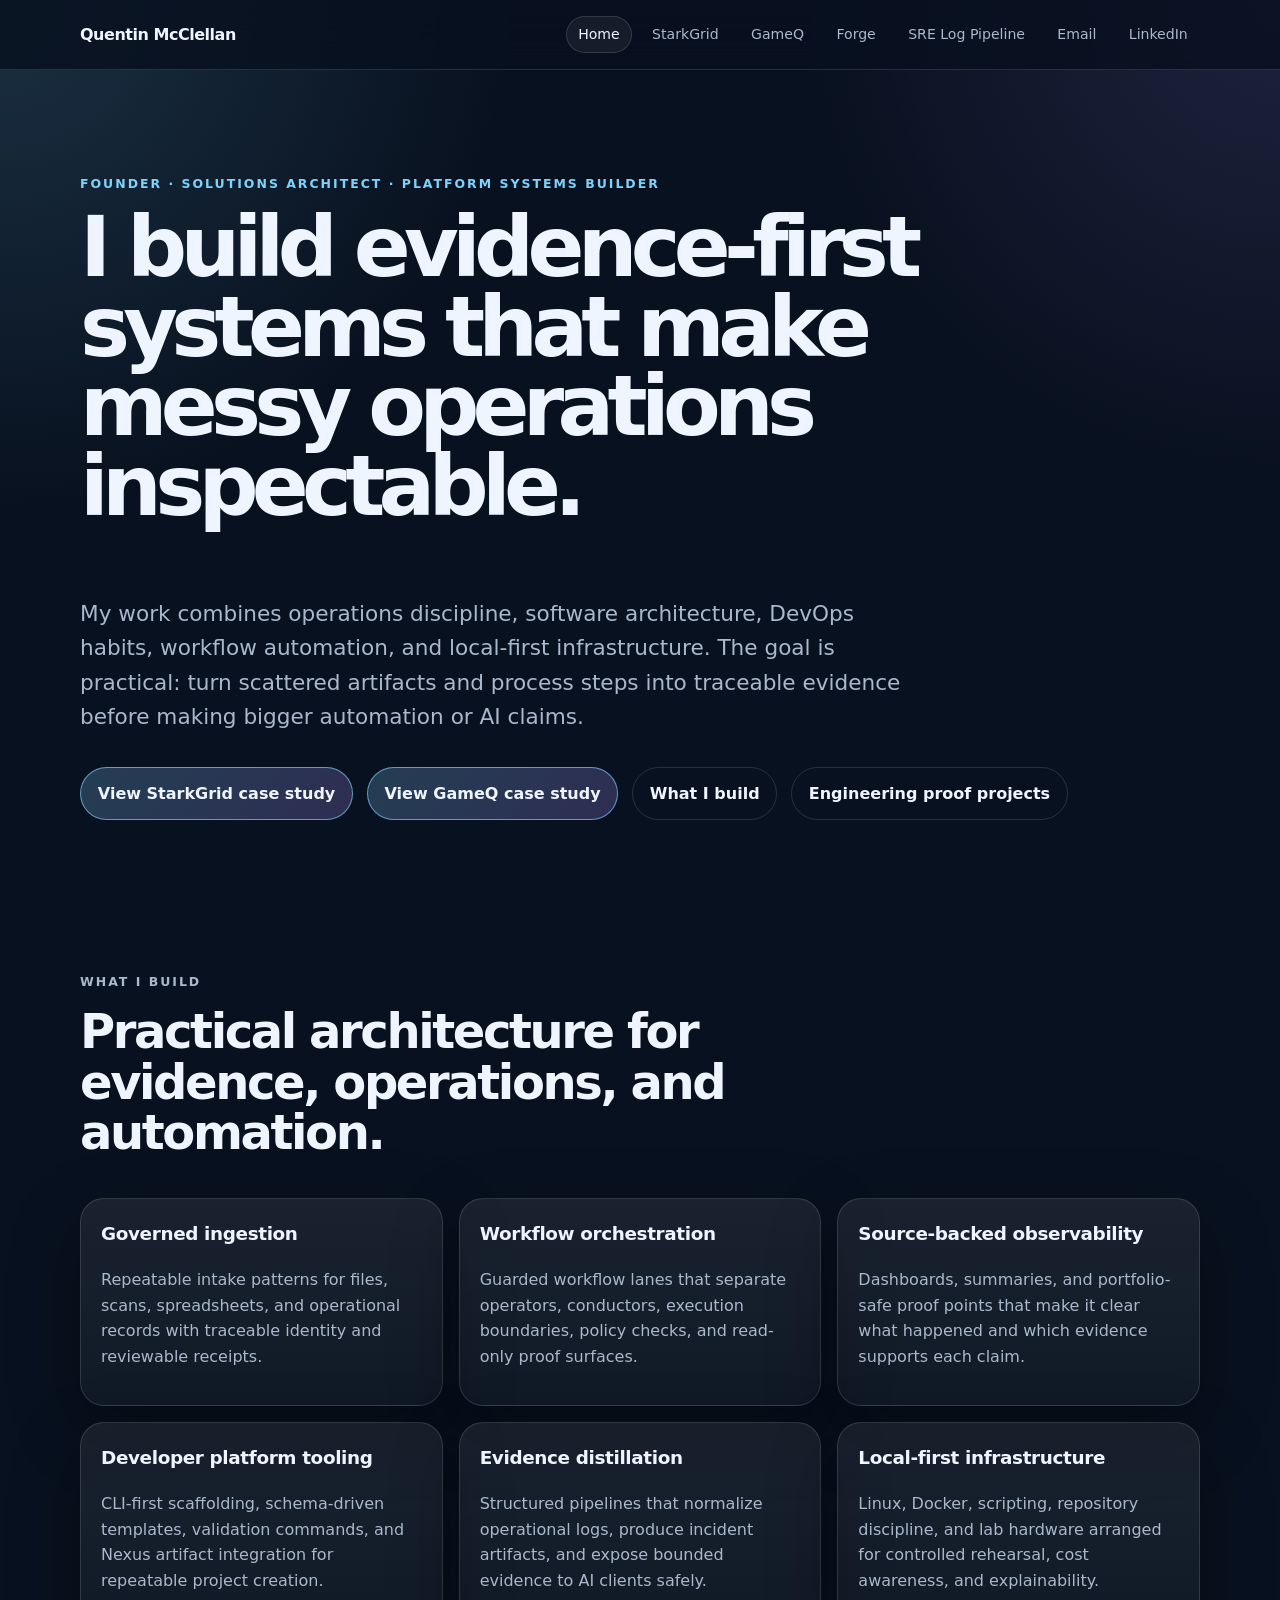
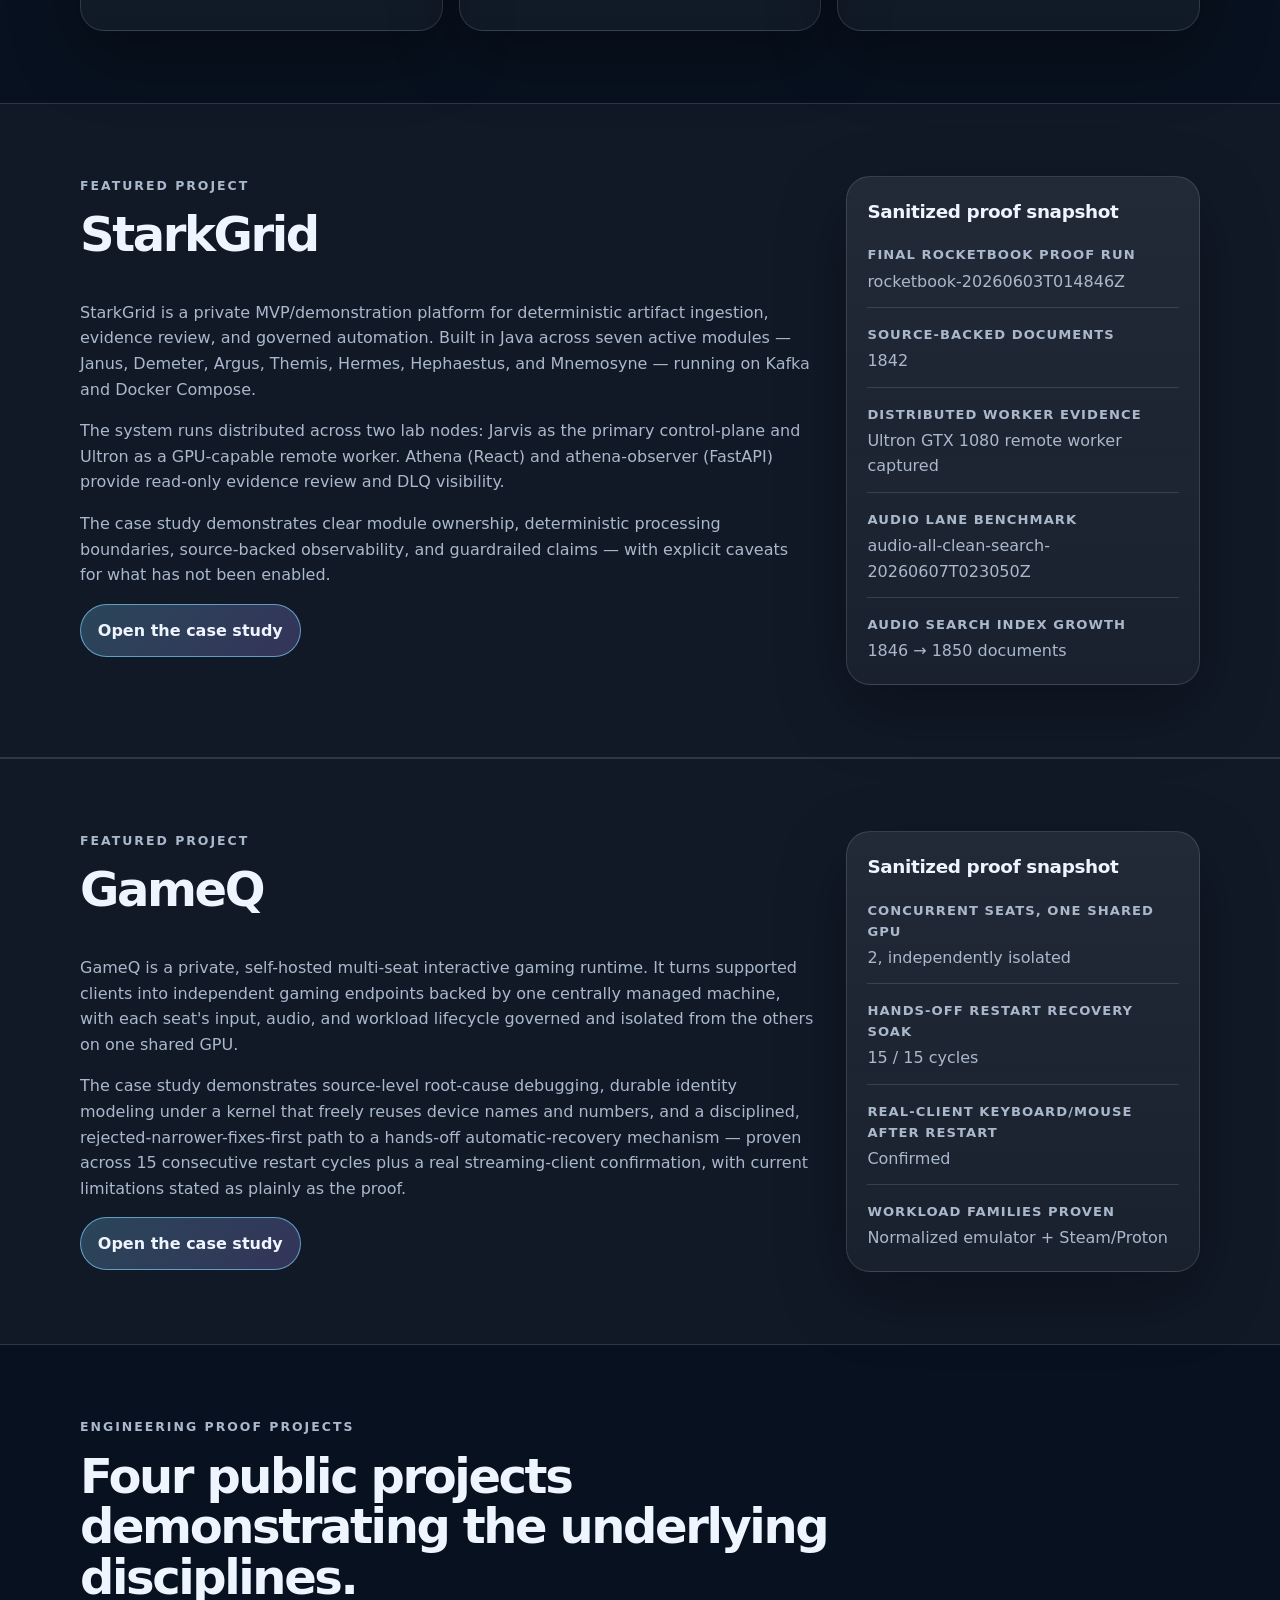
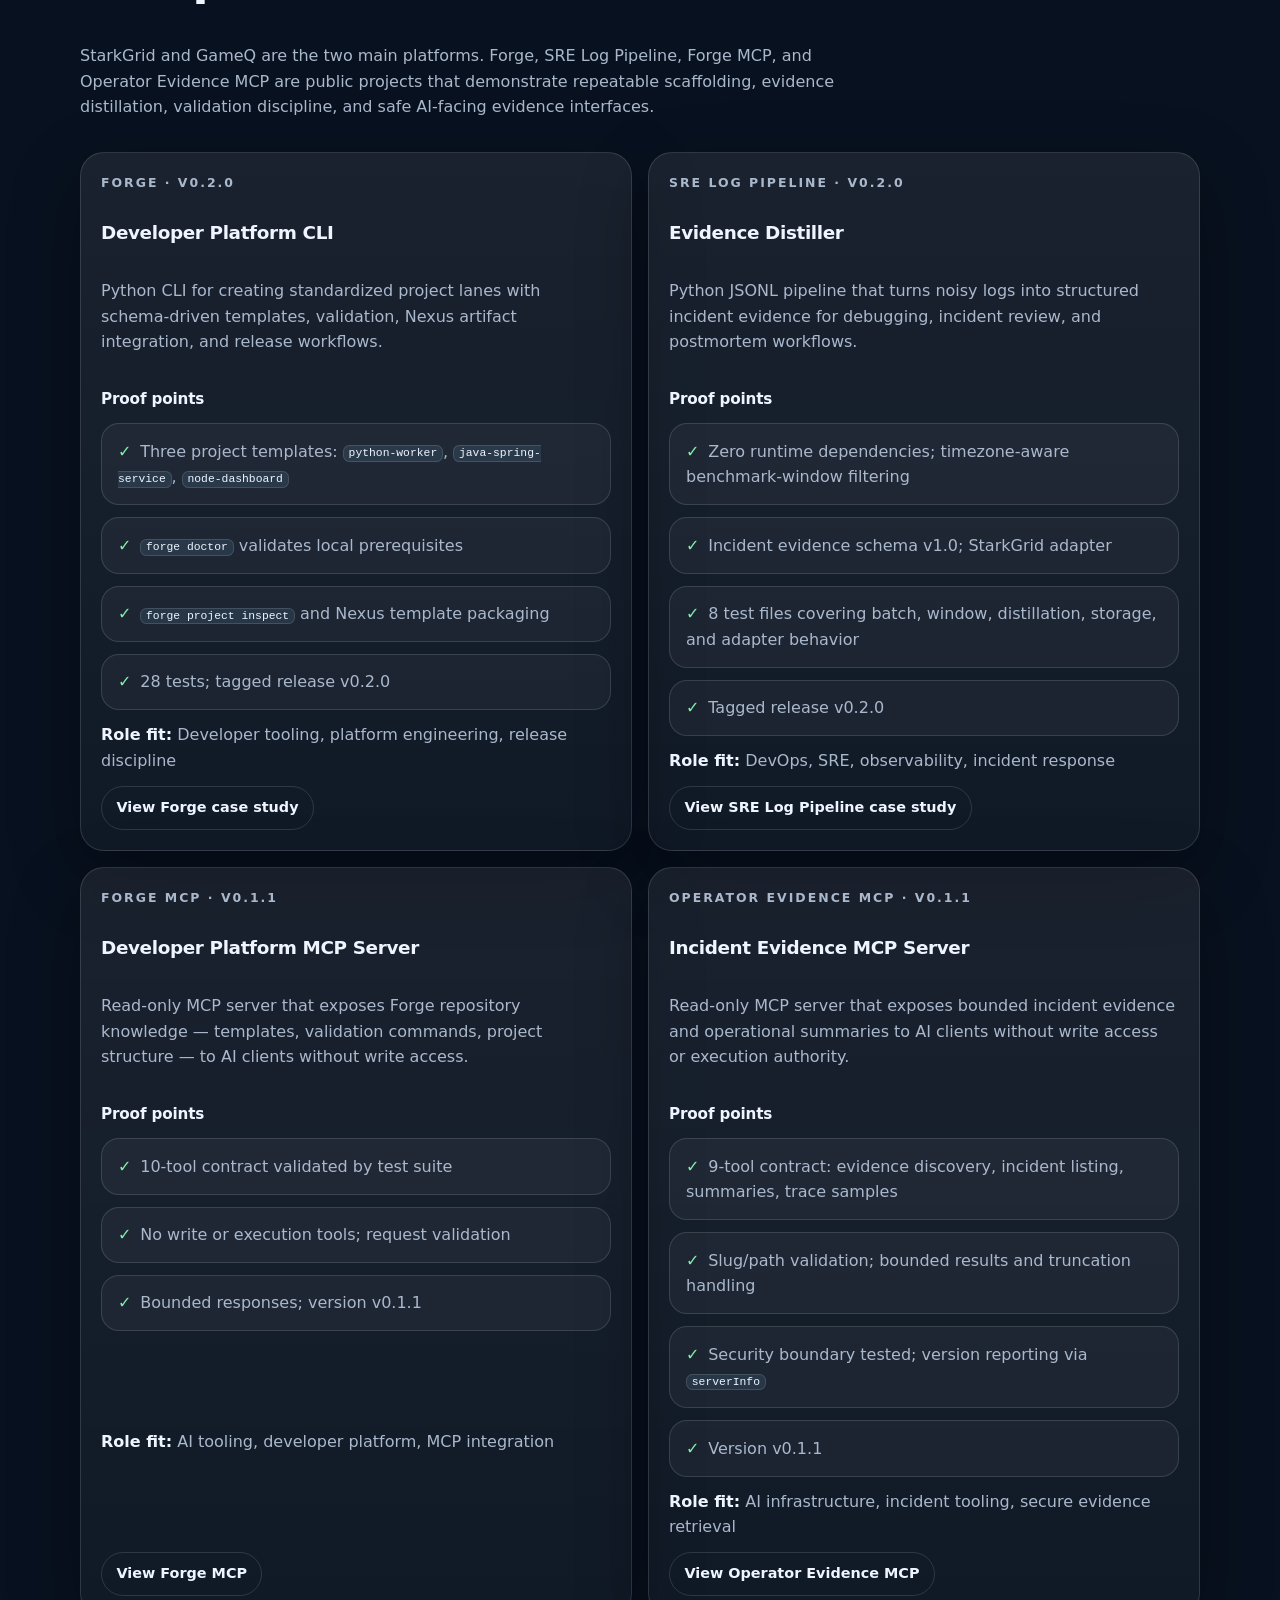
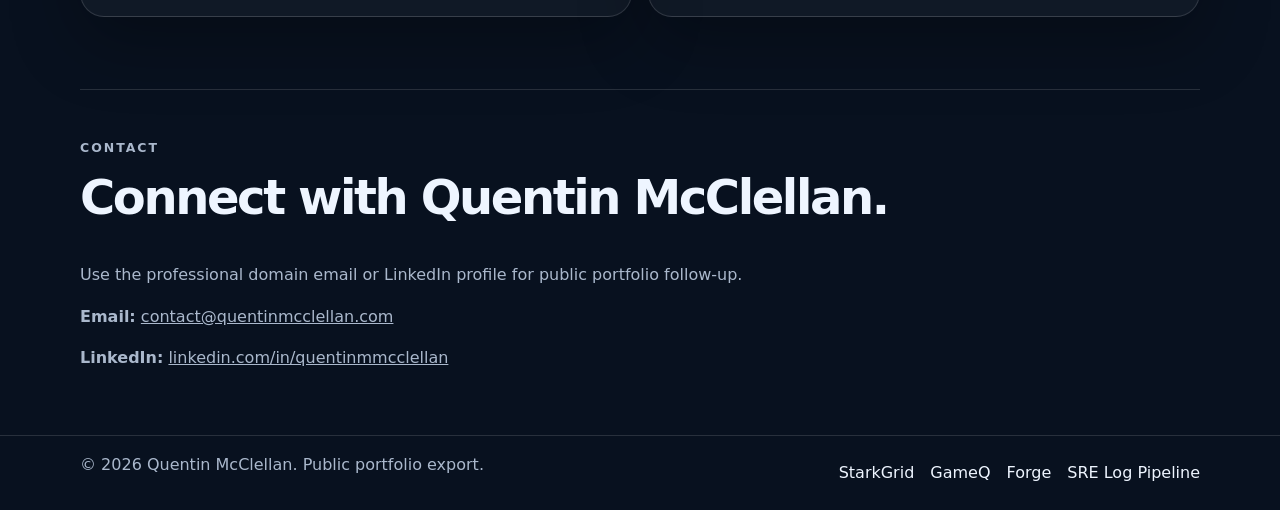
<file: index.html>
<!doctype html>
<html lang="en">
  <head>
    <meta charset="utf-8" />
    <meta name="viewport" content="width=device-width, initial-scale=1" />
    <title>Quentin McClellan | Portfolio</title>
    <meta
      name="description"
      content="Public portfolio for Quentin McClellan, founder and systems builder. Evidence-first systems for operations, automation, and AI readiness."
    />
    <link rel="stylesheet" href="styles.css" />
  </head>
  <body>
    <header class="site-header">
      <div class="container nav-shell">
        <a class="brand" href="index.html" aria-label="Quentin McClellan portfolio home">Quentin McClellan</a>
        <nav class="site-nav" aria-label="Primary navigation">
          <a aria-current="page" href="index.html">Home</a>
          <a href="starkgrid.html">StarkGrid</a>
          <a href="gameq.html">GameQ</a>
          <a href="forge.html">Forge</a>
          <a href="sre-log-pipeline.html">SRE Log Pipeline</a>
          <a href="mailto:contact@quentinmcclellan.com">Email</a>
          <a href="https://www.linkedin.com/in/quentinmmcclellan/" target="_blank" rel="noopener noreferrer">LinkedIn</a>
        </nav>
      </div>
    </header>

    <main>
      <section class="hero container">
        <p class="eyebrow">Founder · Solutions Architect · Platform Systems Builder</p>
        <h1>I build evidence-first systems that make messy operations inspectable.</h1>
        <p class="lead">
          My work combines operations discipline, software architecture, DevOps habits, workflow automation, and local-first
          infrastructure. The goal is practical: turn scattered artifacts and process steps into traceable evidence before making
          bigger automation or AI claims.
        </p>
        <div class="cta-row" aria-label="Portfolio actions">
          <a class="button primary" href="starkgrid.html">View StarkGrid case study</a>
          <a class="button primary" href="gameq.html">View GameQ case study</a>
          <a class="button" href="#work">What I build</a>
          <a class="button" href="#engineering-proof">Engineering proof projects</a>
        </div>
      </section>

      <section id="work" class="section container">
        <div class="section-heading">
          <p class="eyebrow">What I build</p>
          <h2>Practical architecture for evidence, operations, and automation.</h2>
        </div>
        <div class="card-grid">
          <article class="card">
            <h3>Governed ingestion</h3>
            <p>Repeatable intake patterns for files, scans, spreadsheets, and operational records with traceable identity and reviewable receipts.</p>
          </article>
          <article class="card">
            <h3>Workflow orchestration</h3>
            <p>Guarded workflow lanes that separate operators, conductors, execution boundaries, policy checks, and read-only proof surfaces.</p>
          </article>
          <article class="card">
            <h3>Source-backed observability</h3>
            <p>Dashboards, summaries, and portfolio-safe proof points that make it clear what happened and which evidence supports each claim.</p>
          </article>
          <article class="card">
            <h3>Developer platform tooling</h3>
            <p>CLI-first scaffolding, schema-driven templates, validation commands, and Nexus artifact integration for repeatable project creation.</p>
          </article>
          <article class="card">
            <h3>Evidence distillation</h3>
            <p>Structured pipelines that normalize operational logs, produce incident artifacts, and expose bounded evidence to AI clients safely.</p>
          </article>
          <article class="card">
            <h3>Local-first infrastructure</h3>
            <p>Linux, Docker, scripting, repository discipline, and lab hardware arranged for controlled rehearsal, cost awareness, and explainability.</p>
          </article>
        </div>
      </section>

      <section class="section alt-section">
        <div class="container split">
          <div>
            <p class="eyebrow">Featured project</p>
            <h2>StarkGrid</h2>
            <p>
              StarkGrid is a private MVP/demonstration platform for deterministic artifact ingestion, evidence review, and governed automation.
              Built in Java across seven active modules — Janus, Demeter, Argus, Themis, Hermes, Hephaestus, and Mnemosyne — running on
              Kafka and Docker Compose.
            </p>
            <p>
              The system runs distributed across two lab nodes: Jarvis as the primary control-plane and Ultron as a GPU-capable remote worker.
              Athena (React) and athena-observer (FastAPI) provide read-only evidence review and DLQ visibility.
            </p>
            <p>
              The case study demonstrates clear module ownership, deterministic processing boundaries, source-backed observability, and
              guardrailed claims — with explicit caveats for what has not been enabled.
            </p>
            <a class="button primary" href="starkgrid.html">Open the case study</a>
          </div>
          <aside class="proof-card" aria-label="Sanitized proof summary">
            <h3>Sanitized proof snapshot</h3>
            <dl class="metrics-list">
              <div><dt>Final Rocketbook proof run</dt><dd>rocketbook-20260603T014846Z</dd></div>
              <div><dt>Source-backed documents</dt><dd>1842</dd></div>
              <div><dt>Distributed worker evidence</dt><dd>Ultron GTX 1080 remote worker captured</dd></div>
              <div><dt>Audio lane benchmark</dt><dd>audio-all-clean-search-20260607T023050Z</dd></div>
              <div><dt>Audio search index growth</dt><dd>1846 → 1850 documents</dd></div>
            </dl>
          </aside>
        </div>
      </section>

      <section class="section alt-section">
        <div class="container split">
          <div>
            <p class="eyebrow">Featured project</p>
            <h2>GameQ</h2>
            <p>
              GameQ is a private, self-hosted multi-seat interactive gaming runtime. It turns supported clients into
              independent gaming endpoints backed by one centrally managed machine, with each seat's input, audio, and
              workload lifecycle governed and isolated from the others on one shared GPU.
            </p>
            <p>
              The case study demonstrates source-level root-cause debugging, durable identity modeling under a kernel
              that freely reuses device names and numbers, and a disciplined, rejected-narrower-fixes-first path to a
              hands-off automatic-recovery mechanism — proven across 15 consecutive restart cycles plus a real
              streaming-client confirmation, with current limitations stated as plainly as the proof.
            </p>
            <a class="button primary" href="gameq.html">Open the case study</a>
          </div>
          <aside class="proof-card" aria-label="Sanitized GameQ proof summary">
            <h3>Sanitized proof snapshot</h3>
            <dl class="metrics-list">
              <div><dt>Concurrent seats, one shared GPU</dt><dd>2, independently isolated</dd></div>
              <div><dt>Hands-off restart recovery soak</dt><dd>15 / 15 cycles</dd></div>
              <div><dt>Real-client keyboard/mouse after restart</dt><dd>Confirmed</dd></div>
              <div><dt>Workload families proven</dt><dd>Normalized emulator + Steam/Proton</dd></div>
            </dl>
          </aside>
        </div>
      </section>

      <section id="engineering-proof" class="section container">
        <div class="section-heading">
          <p class="eyebrow">Engineering Proof Projects</p>
          <h2>Four public projects demonstrating the underlying disciplines.</h2>
          <p>
            StarkGrid and GameQ are the two main platforms. Forge, SRE Log Pipeline, Forge MCP, and Operator Evidence MCP
            are public projects that demonstrate repeatable scaffolding, evidence distillation, validation discipline,
            and safe AI-facing evidence interfaces.
          </p>
        </div>
        <div class="card-grid proof-project-grid" aria-label="Supporting engineering proof projects">
          <article class="card proof-project-card">
            <p class="eyebrow">Forge · v0.2.0</p>
            <h3>Developer Platform CLI</h3>
            <p>Python CLI for creating standardized project lanes with schema-driven templates, validation, Nexus artifact integration, and release workflows.</p>
            <h4>Proof points</h4>
            <ul class="check-list">
              <li>Three project templates: <code>python-worker</code>, <code>java-spring-service</code>, <code>node-dashboard</code></li>
              <li><code>forge doctor</code> validates local prerequisites</li>
              <li><code>forge project inspect</code> and Nexus template packaging</li>
              <li>28 tests; tagged release v0.2.0</li>
            </ul>
            <p class="role-fit"><strong>Role fit:</strong> Developer tooling, platform engineering, release discipline</p>
            <a class="button" href="forge.html">View Forge case study</a>
          </article>
          <article class="card proof-project-card">
            <p class="eyebrow">SRE Log Pipeline · v0.2.0</p>
            <h3>Evidence Distiller</h3>
            <p>Python JSONL pipeline that turns noisy logs into structured incident evidence for debugging, incident review, and postmortem workflows.</p>
            <h4>Proof points</h4>
            <ul class="check-list">
              <li>Zero runtime dependencies; timezone-aware benchmark-window filtering</li>
              <li>Incident evidence schema v1.0; StarkGrid adapter</li>
              <li>8 test files covering batch, window, distillation, storage, and adapter behavior</li>
              <li>Tagged release v0.2.0</li>
            </ul>
            <p class="role-fit"><strong>Role fit:</strong> DevOps, SRE, observability, incident response</p>
            <a class="button" href="sre-log-pipeline.html">View SRE Log Pipeline case study</a>
          </article>
          <article class="card proof-project-card">
            <p class="eyebrow">Forge MCP · v0.1.1</p>
            <h3>Developer Platform MCP Server</h3>
            <p>Read-only MCP server that exposes Forge repository knowledge — templates, validation commands, project structure — to AI clients without write access.</p>
            <h4>Proof points</h4>
            <ul class="check-list">
              <li>10-tool contract validated by test suite</li>
              <li>No write or execution tools; request validation</li>
              <li>Bounded responses; version v0.1.1</li>
            </ul>
            <p class="role-fit"><strong>Role fit:</strong> AI tooling, developer platform, MCP integration</p>
            <a class="button" href="forge.html#forge-mcp">View Forge MCP</a>
          </article>
          <article class="card proof-project-card">
            <p class="eyebrow">Operator Evidence MCP · v0.1.1</p>
            <h3>Incident Evidence MCP Server</h3>
            <p>Read-only MCP server that exposes bounded incident evidence and operational summaries to AI clients without write access or execution authority.</p>
            <h4>Proof points</h4>
            <ul class="check-list">
              <li>9-tool contract: evidence discovery, incident listing, summaries, trace samples</li>
              <li>Slug/path validation; bounded results and truncation handling</li>
              <li>Security boundary tested; version reporting via <code>serverInfo</code></li>
              <li>Version v0.1.1</li>
            </ul>
            <p class="role-fit"><strong>Role fit:</strong> AI infrastructure, incident tooling, secure evidence retrieval</p>
            <a class="button" href="sre-log-pipeline.html#operator-evidence-mcp">View Operator Evidence MCP</a>
          </article>
        </div>
      </section>

      <section id="contact" class="section container compact-section">
        <p class="eyebrow">Contact</p>
        <h2>Connect with Quentin McClellan.</h2>
        <p>Use the professional domain email or LinkedIn profile for public portfolio follow-up.</p>
        <p>
          <strong>Email:</strong>
          <a href="mailto:contact@quentinmcclellan.com">contact@quentinmcclellan.com</a>
        </p>
        <p>
          <strong>LinkedIn:</strong>
          <a href="https://www.linkedin.com/in/quentinmmcclellan/" target="_blank" rel="noopener noreferrer">linkedin.com/in/quentinmmcclellan</a>
        </p>
      </section>
    </main>

    <footer class="site-footer">
      <div class="container footer-grid">
        <p>&copy; 2026 Quentin McClellan. Public portfolio export.</p>
        <nav aria-label="Footer navigation">
          <a href="starkgrid.html">StarkGrid</a>
          <a href="gameq.html">GameQ</a>
          <a href="forge.html">Forge</a>
          <a href="sre-log-pipeline.html">SRE Log Pipeline</a>
        </nav>
      </div>
    </footer>
  </body>
</html>
</file>
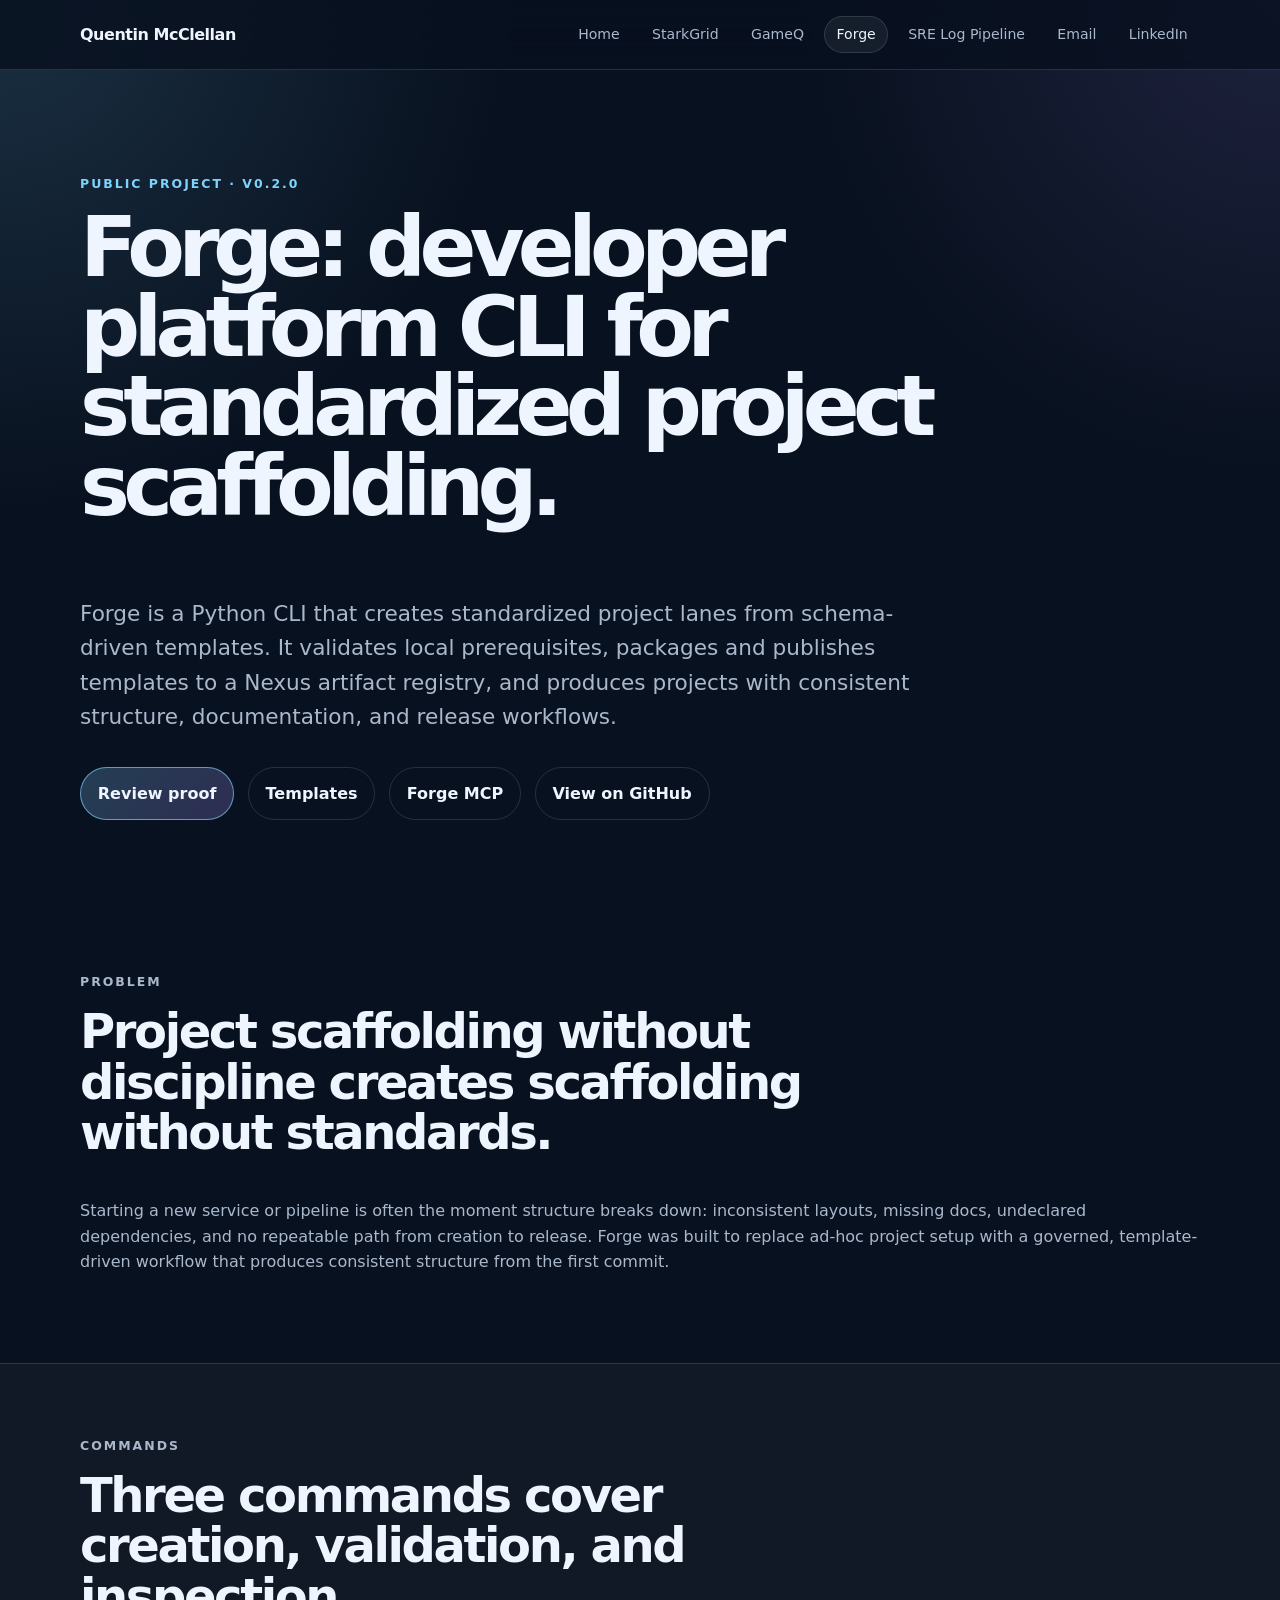
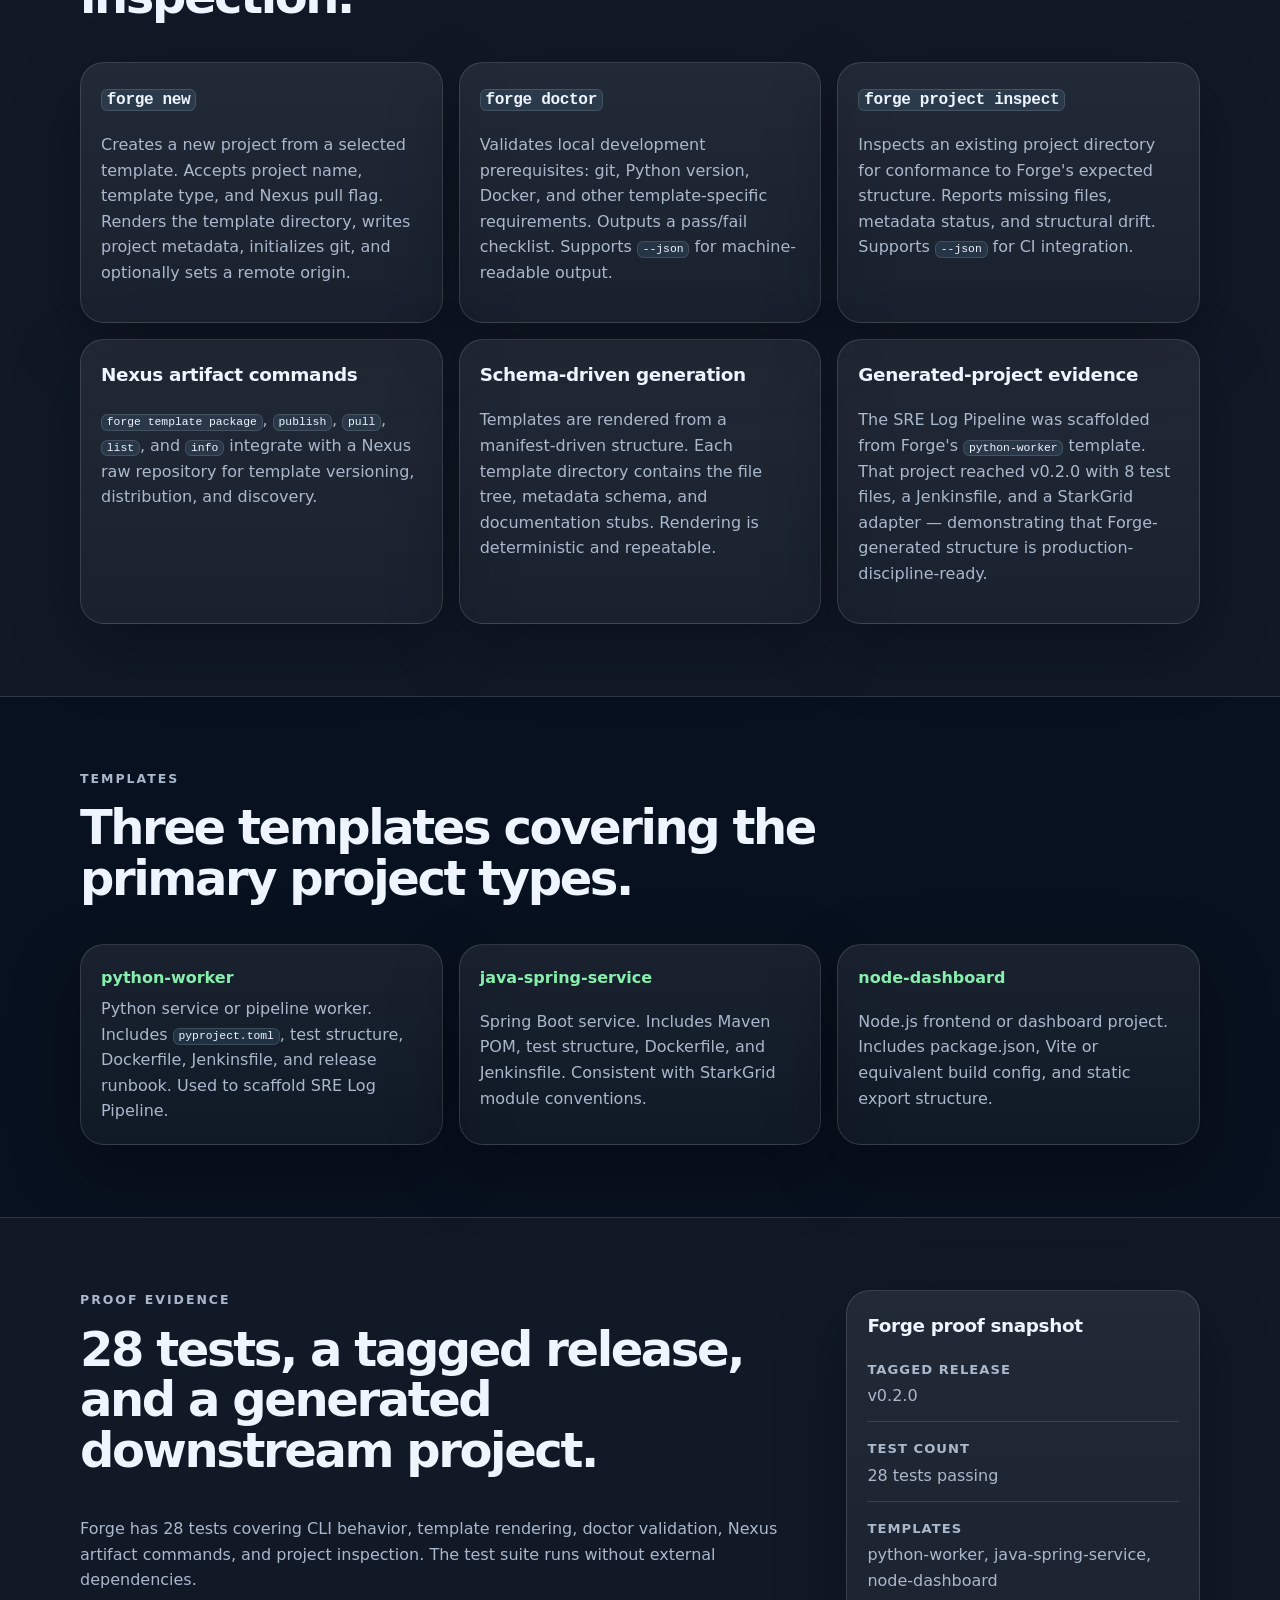
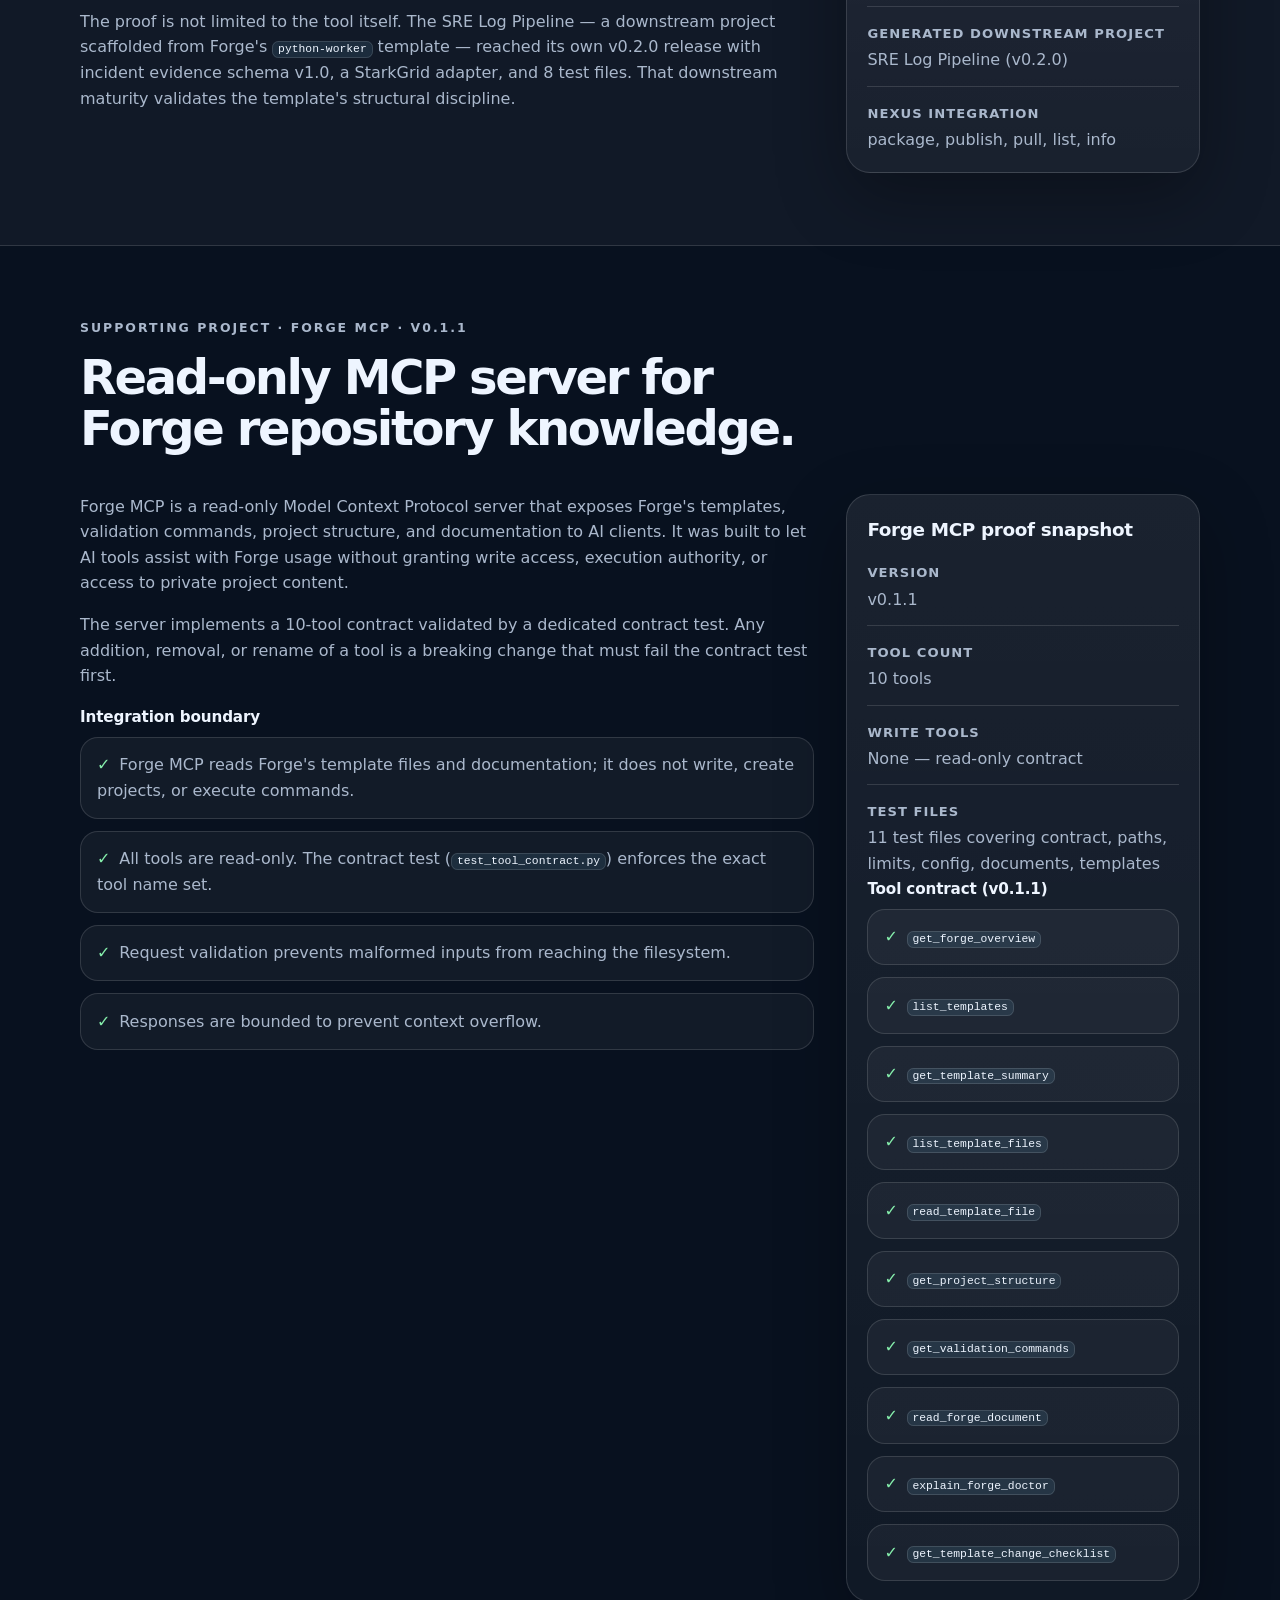
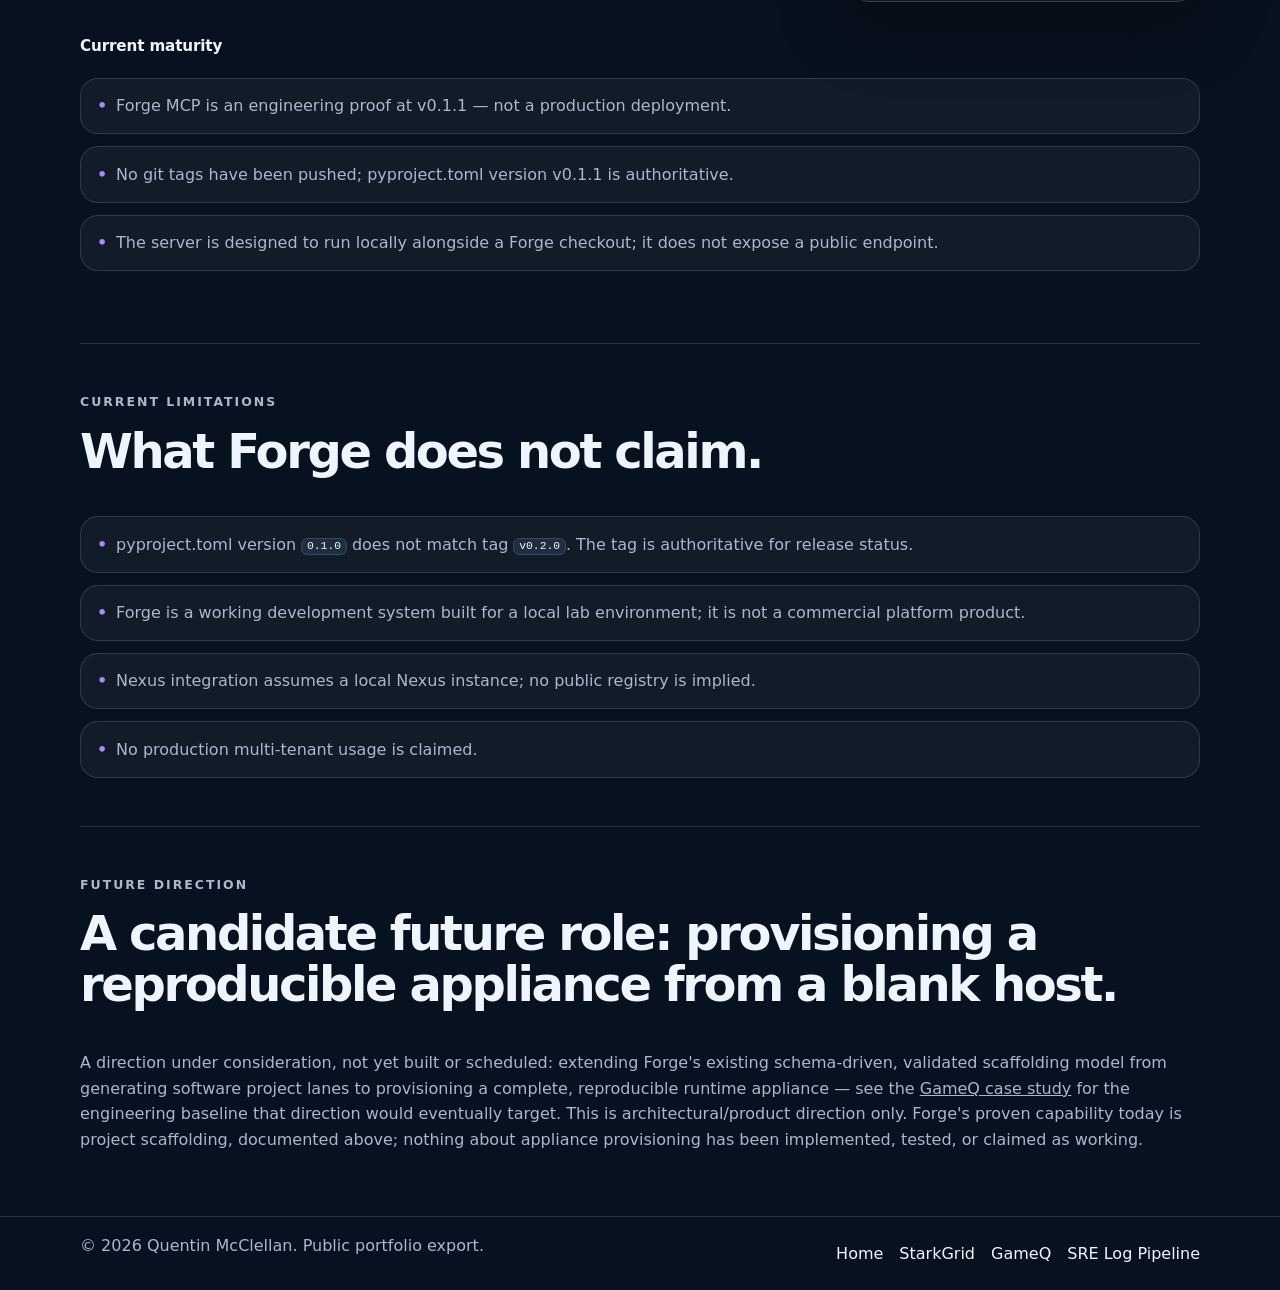
<file: forge.html>
<!doctype html>
<html lang="en">
  <head>
    <meta charset="utf-8" />
    <meta name="viewport" content="width=device-width, initial-scale=1" />
    <title>Forge Case Study | Quentin McClellan</title>
    <meta
      name="description"
      content="Forge case study: developer platform CLI for standardized project scaffolding with schema-driven templates, validation, and Nexus artifact integration."
    />
    <link rel="stylesheet" href="styles.css" />
  </head>
  <body>
    <header class="site-header">
      <div class="container nav-shell">
        <a class="brand" href="index.html" aria-label="Quentin McClellan portfolio home">Quentin McClellan</a>
        <nav class="site-nav" aria-label="Primary navigation">
          <a href="index.html">Home</a>
          <a href="starkgrid.html">StarkGrid</a>
          <a href="gameq.html">GameQ</a>
          <a aria-current="page" href="forge.html">Forge</a>
          <a href="sre-log-pipeline.html">SRE Log Pipeline</a>
          <a href="mailto:contact@quentinmcclellan.com">Email</a>
          <a href="https://www.linkedin.com/in/quentinmmcclellan/" target="_blank" rel="noopener noreferrer">LinkedIn</a>
        </nav>
      </div>
    </header>

    <main>
      <section class="hero container">
        <p class="eyebrow">Public project · v0.2.0</p>
        <h1>Forge: developer platform CLI for standardized project scaffolding.</h1>
        <p class="lead">
          Forge is a Python CLI that creates standardized project lanes from schema-driven templates. It validates local prerequisites,
          packages and publishes templates to a Nexus artifact registry, and produces projects with consistent structure, documentation,
          and release workflows.
        </p>
        <div class="cta-row" aria-label="Forge case study actions">
          <a class="button primary" href="#proof">Review proof</a>
          <a class="button" href="#templates">Templates</a>
          <a class="button" href="#forge-mcp">Forge MCP</a>
          <a class="button" href="https://github.com/qmcclellan/forge" target="_blank" rel="noopener noreferrer">View on GitHub</a>
        </div>
      </section>

      <section class="section container">
        <div class="section-heading">
          <p class="eyebrow">Problem</p>
          <h2>Project scaffolding without discipline creates scaffolding without standards.</h2>
        </div>
        <p>
          Starting a new service or pipeline is often the moment structure breaks down: inconsistent layouts, missing docs, undeclared
          dependencies, and no repeatable path from creation to release. Forge was built to replace ad-hoc project setup with a
          governed, template-driven workflow that produces consistent structure from the first commit.
        </p>
      </section>

      <section class="section alt-section">
        <div class="container">
          <div class="section-heading">
            <p class="eyebrow">Commands</p>
            <h2>Three commands cover creation, validation, and inspection.</h2>
          </div>
          <div class="card-grid">
            <article class="card">
              <h3><code>forge new</code></h3>
              <p>Creates a new project from a selected template. Accepts project name, template type, and Nexus pull flag.
              Renders the template directory, writes project metadata, initializes git, and optionally sets a remote origin.</p>
            </article>
            <article class="card">
              <h3><code>forge doctor</code></h3>
              <p>Validates local development prerequisites: git, Python version, Docker, and other template-specific requirements.
              Outputs a pass/fail checklist. Supports <code>--json</code> for machine-readable output.</p>
            </article>
            <article class="card">
              <h3><code>forge project inspect</code></h3>
              <p>Inspects an existing project directory for conformance to Forge's expected structure. Reports missing files,
              metadata status, and structural drift. Supports <code>--json</code> for CI integration.</p>
            </article>
            <article class="card">
              <h3>Nexus artifact commands</h3>
              <p><code>forge template package</code>, <code>publish</code>, <code>pull</code>, <code>list</code>, and <code>info</code>
              integrate with a Nexus raw repository for template versioning, distribution, and discovery.</p>
            </article>
            <article class="card">
              <h3>Schema-driven generation</h3>
              <p>Templates are rendered from a manifest-driven structure. Each template directory contains the file tree,
              metadata schema, and documentation stubs. Rendering is deterministic and repeatable.</p>
            </article>
            <article class="card">
              <h3>Generated-project evidence</h3>
              <p>The SRE Log Pipeline was scaffolded from Forge's <code>python-worker</code> template.
              That project reached v0.2.0 with 8 test files, a Jenkinsfile, and a StarkGrid adapter —
              demonstrating that Forge-generated structure is production-discipline-ready.</p>
            </article>
          </div>
        </div>
      </section>

      <section id="templates" class="section container">
        <div class="section-heading">
          <p class="eyebrow">Templates</p>
          <h2>Three templates covering the primary project types.</h2>
        </div>
        <div class="module-grid" aria-label="Forge templates">
          <article>
            <strong>python-worker</strong>
            <span>Python service or pipeline worker. Includes <code>pyproject.toml</code>, test structure, Dockerfile, Jenkinsfile, and release runbook. Used to scaffold SRE Log Pipeline.</span>
          </article>
          <article>
            <strong>java-spring-service</strong>
            <span>Spring Boot service. Includes Maven POM, test structure, Dockerfile, and Jenkinsfile. Consistent with StarkGrid module conventions.</span>
          </article>
          <article>
            <strong>node-dashboard</strong>
            <span>Node.js frontend or dashboard project. Includes package.json, Vite or equivalent build config, and static export structure.</span>
          </article>
        </div>
      </section>

      <section id="proof" class="section alt-section">
        <div class="container split">
          <div>
            <p class="eyebrow">Proof evidence</p>
            <h2>28 tests, a tagged release, and a generated downstream project.</h2>
            <p>
              Forge has 28 tests covering CLI behavior, template rendering, doctor validation, Nexus artifact commands, and project
              inspection. The test suite runs without external dependencies.
            </p>
            <p>
              The proof is not limited to the tool itself. The SRE Log Pipeline — a downstream project scaffolded from Forge's
              <code>python-worker</code> template — reached its own v0.2.0 release with incident evidence schema v1.0, a StarkGrid adapter,
              and 8 test files. That downstream maturity validates the template's structural discipline.
            </p>
          </div>
          <aside class="proof-card" aria-label="Forge proof summary">
            <h3>Forge proof snapshot</h3>
            <dl class="metrics-list">
              <div><dt>Tagged release</dt><dd>v0.2.0</dd></div>
              <div><dt>Test count</dt><dd>28 tests passing</dd></div>
              <div><dt>Templates</dt><dd>python-worker, java-spring-service, node-dashboard</dd></div>
              <div><dt>Generated downstream project</dt><dd>SRE Log Pipeline (v0.2.0)</dd></div>
              <div><dt>Nexus integration</dt><dd>package, publish, pull, list, info</dd></div>
            </dl>
          </aside>
        </div>
      </section>

      <section id="forge-mcp" class="section container">
        <div class="section-heading">
          <p class="eyebrow">Supporting project · Forge MCP · v0.1.1</p>
          <h2>Read-only MCP server for Forge repository knowledge.</h2>
        </div>
        <div class="split">
          <div>
            <p>
              Forge MCP is a read-only Model Context Protocol server that exposes Forge's templates, validation commands, project
              structure, and documentation to AI clients. It was built to let AI tools assist with Forge usage without granting
              write access, execution authority, or access to private project content.
            </p>
            <p>
              The server implements a 10-tool contract validated by a dedicated contract test. Any addition, removal, or rename
              of a tool is a breaking change that must fail the contract test first.
            </p>
            <h4>Integration boundary</h4>
            <ul class="check-list">
              <li>Forge MCP reads Forge's template files and documentation; it does not write, create projects, or execute commands.</li>
              <li>All tools are read-only. The contract test (<code>test_tool_contract.py</code>) enforces the exact tool name set.</li>
              <li>Request validation prevents malformed inputs from reaching the filesystem.</li>
              <li>Responses are bounded to prevent context overflow.</li>
            </ul>
          </div>
          <aside class="proof-card" aria-label="Forge MCP proof summary">
            <h3>Forge MCP proof snapshot</h3>
            <dl class="metrics-list">
              <div><dt>Version</dt><dd>v0.1.1</dd></div>
              <div><dt>Tool count</dt><dd>10 tools</dd></div>
              <div><dt>Write tools</dt><dd>None — read-only contract</dd></div>
              <div><dt>Test files</dt><dd>11 test files covering contract, paths, limits, config, documents, templates</dd></div>
            </dl>
            <h4>Tool contract (v0.1.1)</h4>
            <ul class="check-list">
              <li><code>get_forge_overview</code></li>
              <li><code>list_templates</code></li>
              <li><code>get_template_summary</code></li>
              <li><code>list_template_files</code></li>
              <li><code>read_template_file</code></li>
              <li><code>get_project_structure</code></li>
              <li><code>get_validation_commands</code></li>
              <li><code>read_forge_document</code></li>
              <li><code>explain_forge_doctor</code></li>
              <li><code>get_template_change_checklist</code></li>
            </ul>
          </aside>
        </div>
        <div class="section-heading-full">
          <h4>Current maturity</h4>
        </div>
        <ul class="check-list caveat-list">
          <li>Forge MCP is an engineering proof at v0.1.1 — not a production deployment.</li>
          <li>No git tags have been pushed; pyproject.toml version v0.1.1 is authoritative.</li>
          <li>The server is designed to run locally alongside a Forge checkout; it does not expose a public endpoint.</li>
        </ul>
      </section>

      <section class="section container compact-section">
        <p class="eyebrow">Current limitations</p>
        <h2>What Forge does not claim.</h2>
        <ul class="check-list caveat-list">
          <li>pyproject.toml version <code>0.1.0</code> does not match tag <code>v0.2.0</code>. The tag is authoritative for release status.</li>
          <li>Forge is a working development system built for a local lab environment; it is not a commercial platform product.</li>
          <li>Nexus integration assumes a local Nexus instance; no public registry is implied.</li>
          <li>No production multi-tenant usage is claimed.</li>
        </ul>
      </section>

      <section class="section container compact-section">
        <p class="eyebrow">Future direction</p>
        <h2>A candidate future role: provisioning a reproducible appliance from a blank host.</h2>
        <p>
          A direction under consideration, not yet built or scheduled: extending Forge's existing schema-driven,
          validated scaffolding model from generating software project lanes to provisioning a complete,
          reproducible runtime appliance — see the <a href="gameq.html">GameQ case study</a> for the engineering
          baseline that direction would eventually target. This is architectural/product direction only. Forge's
          proven capability today is project scaffolding, documented above; nothing about appliance provisioning
          has been implemented, tested, or claimed as working.
        </p>
      </section>
    </main>

    <footer class="site-footer">
      <div class="container footer-grid">
        <p>&copy; 2026 Quentin McClellan. Public portfolio export.</p>
        <nav aria-label="Footer navigation">
          <a href="index.html">Home</a>
          <a href="starkgrid.html">StarkGrid</a>
          <a href="gameq.html">GameQ</a>
          <a href="sre-log-pipeline.html">SRE Log Pipeline</a>
        </nav>
      </div>
    </footer>
  </body>
</html>
</file>
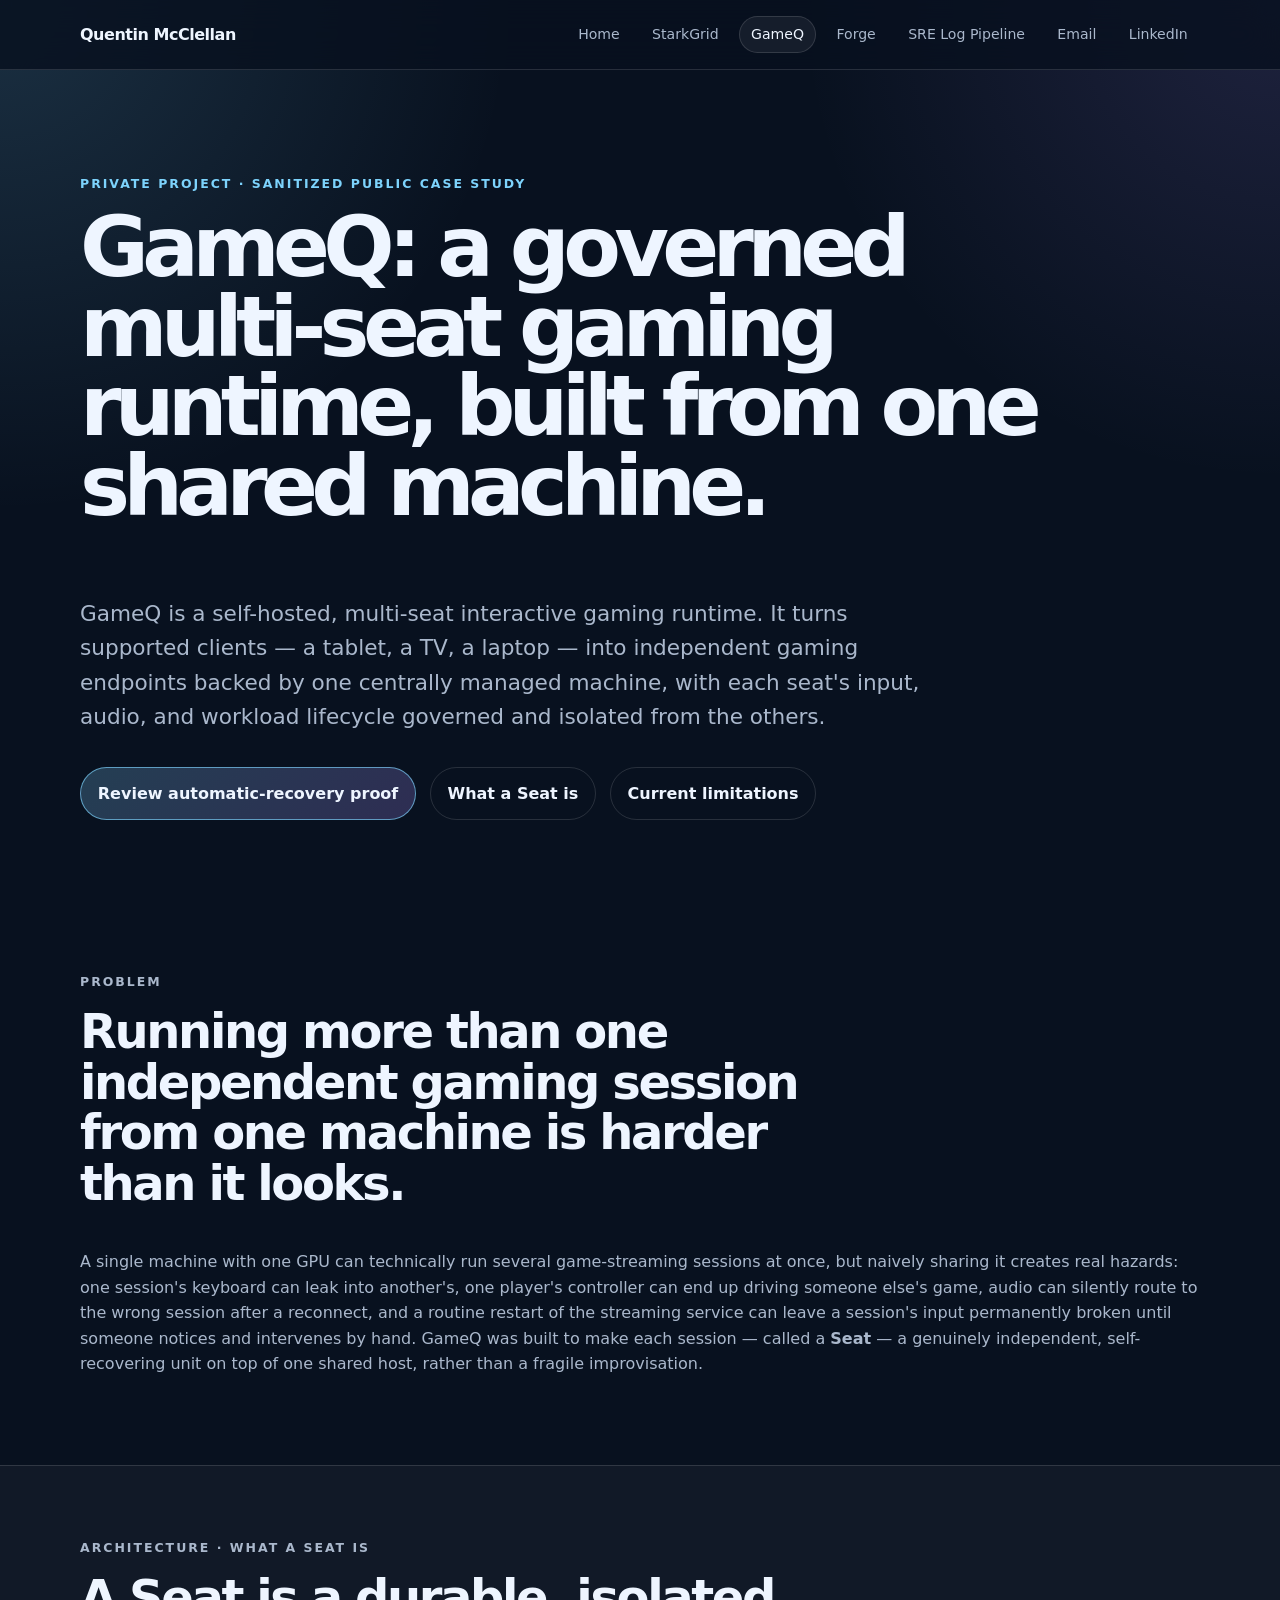
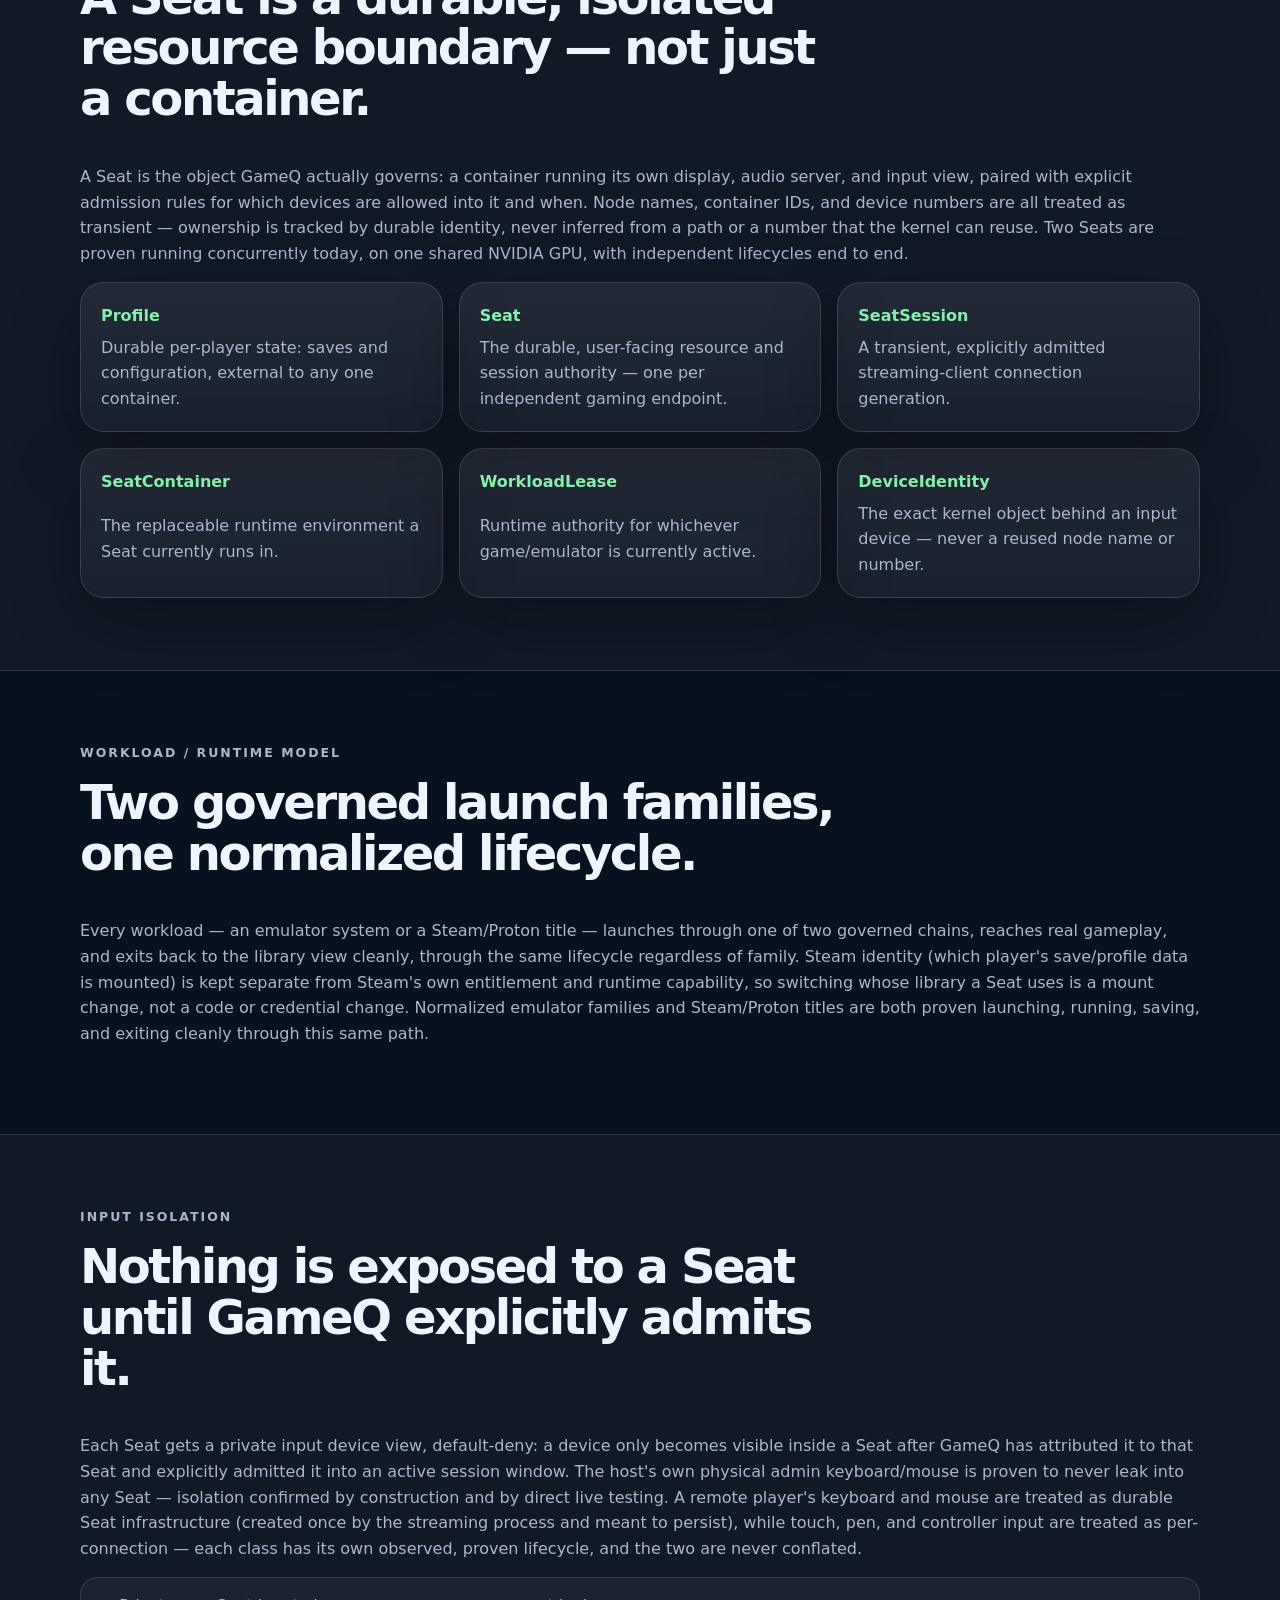
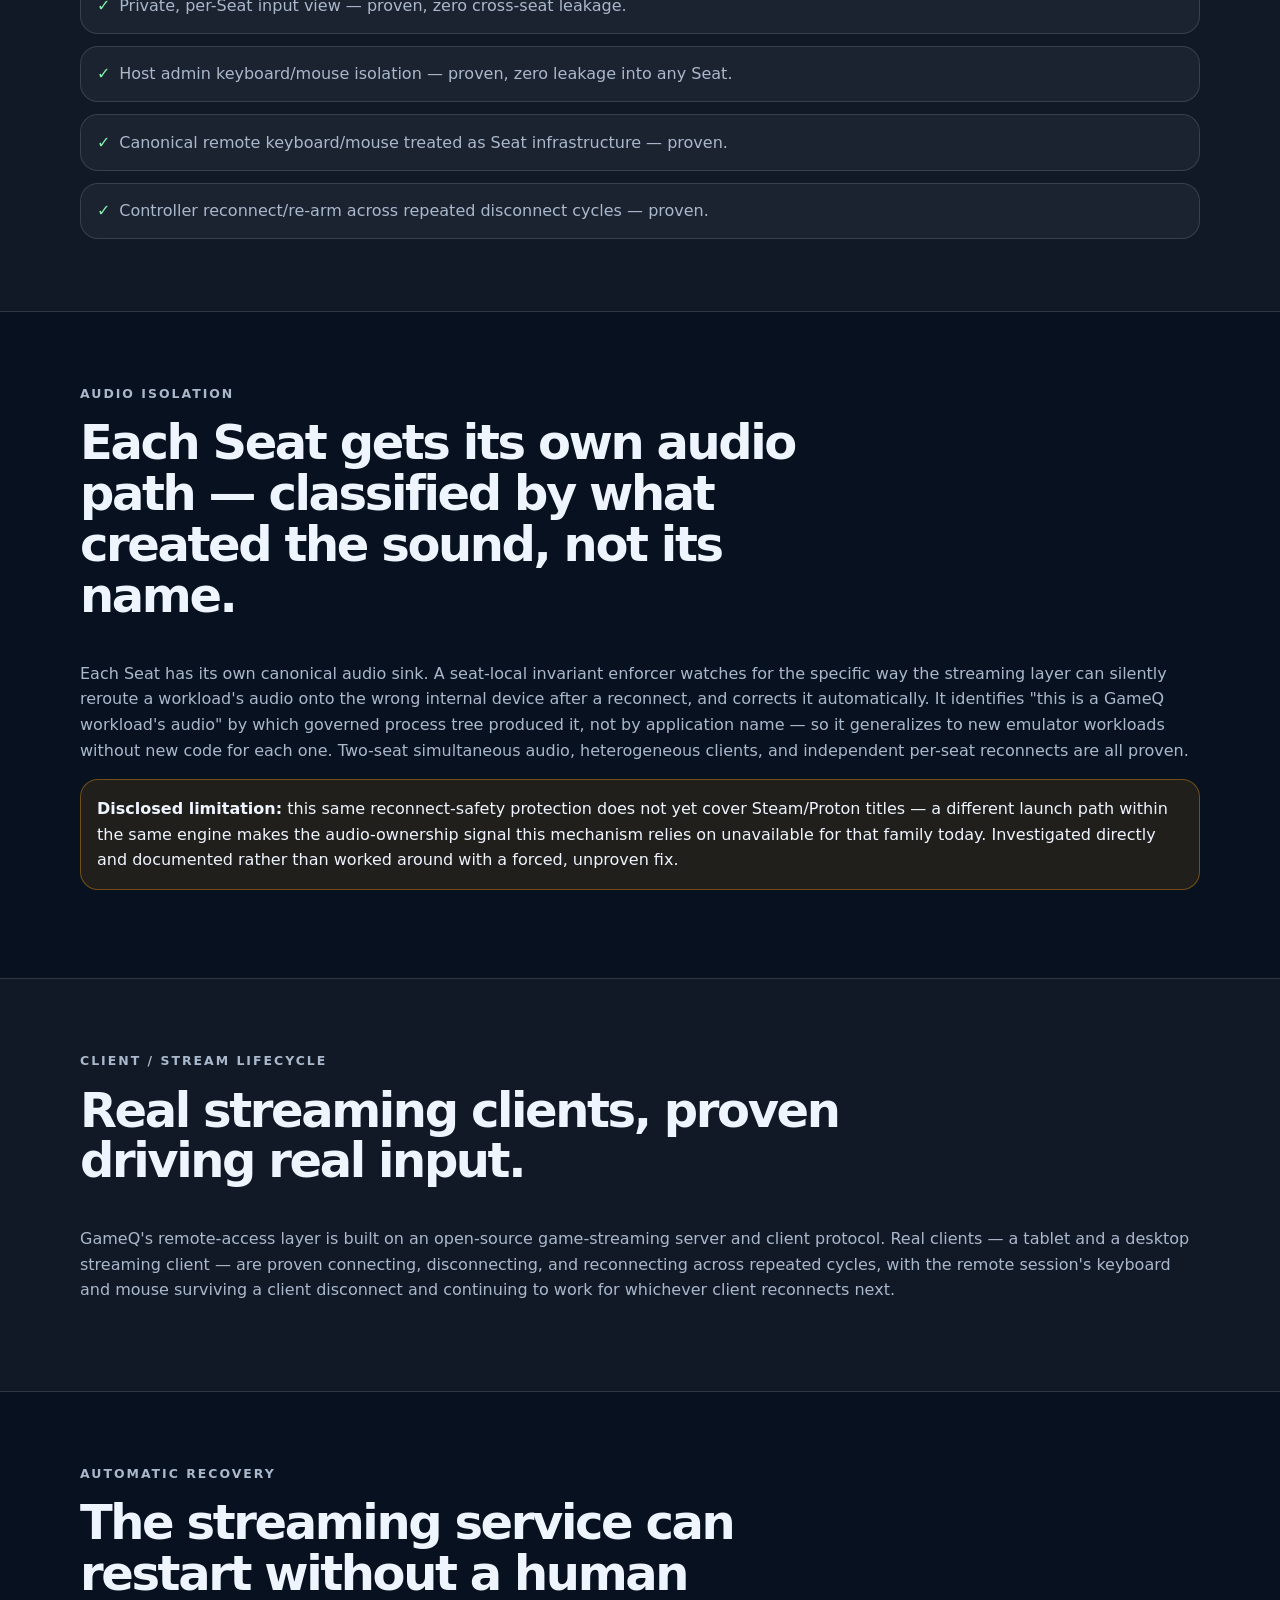
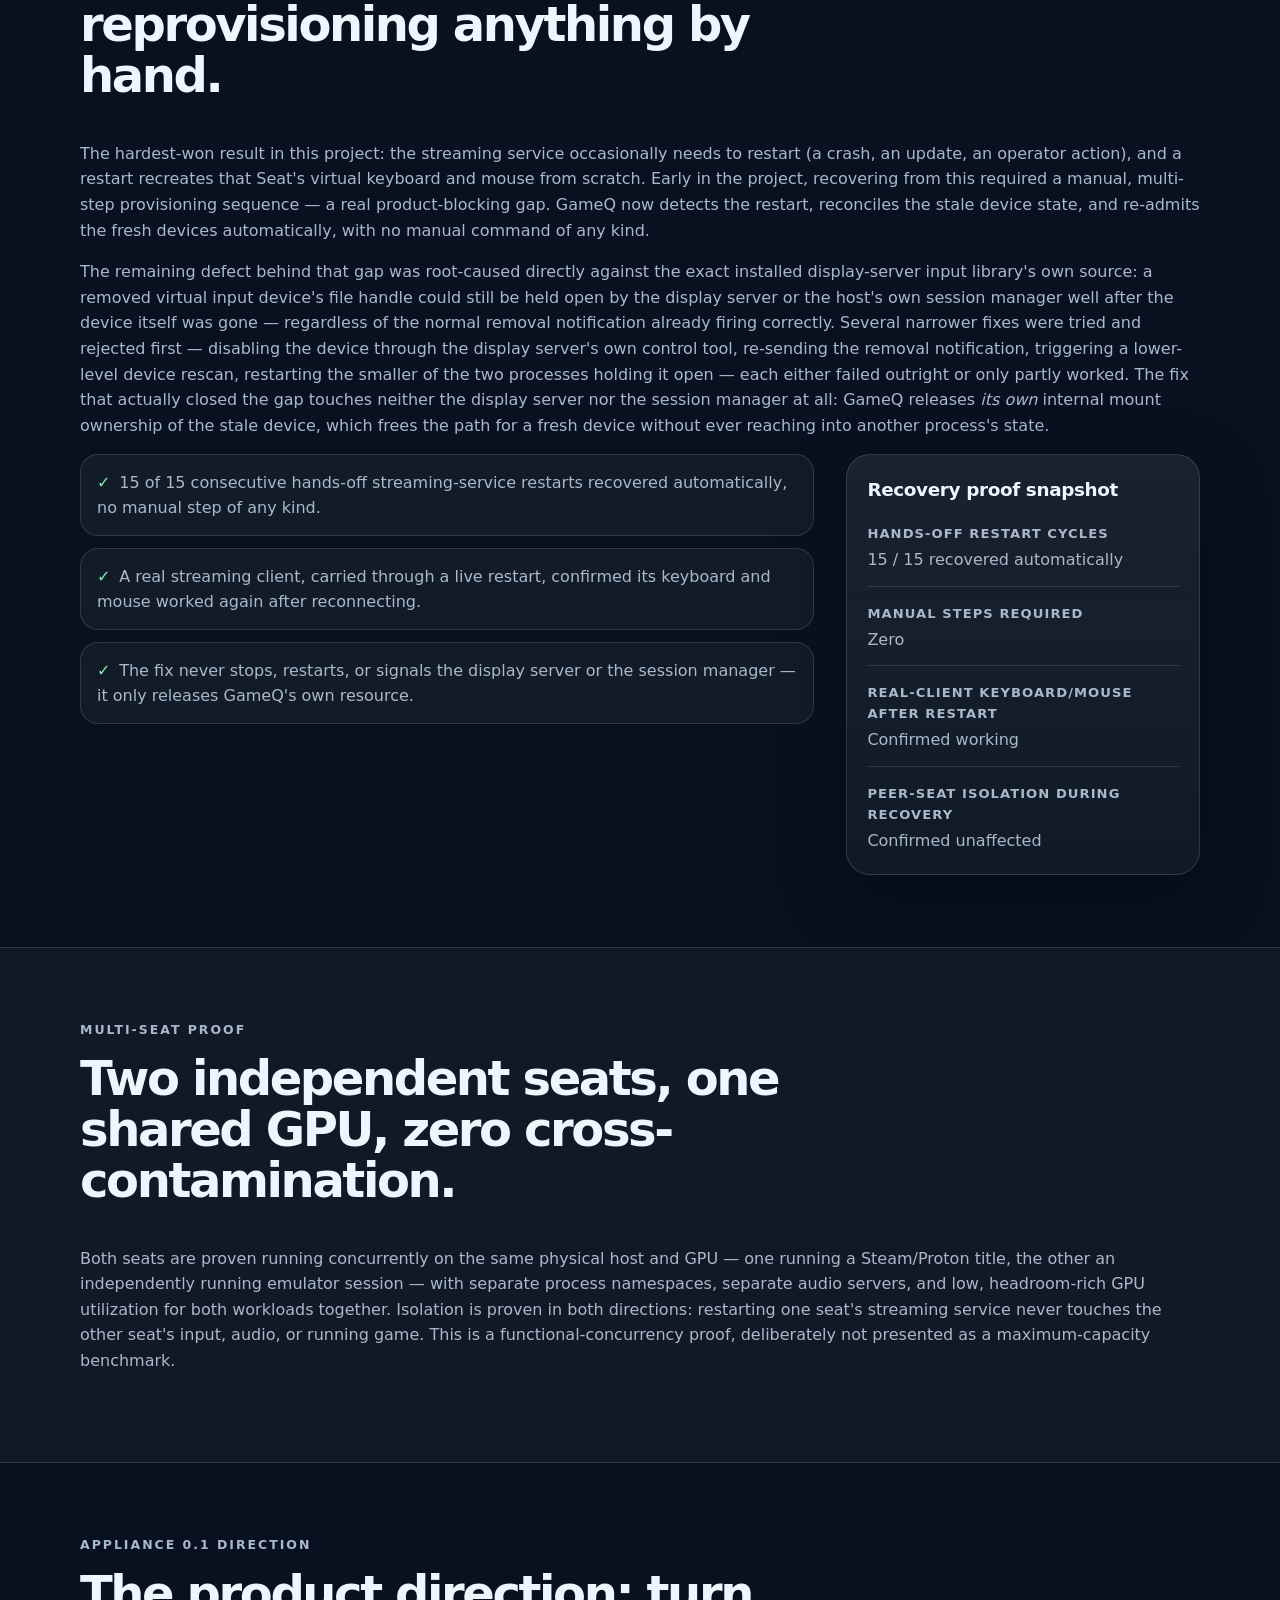
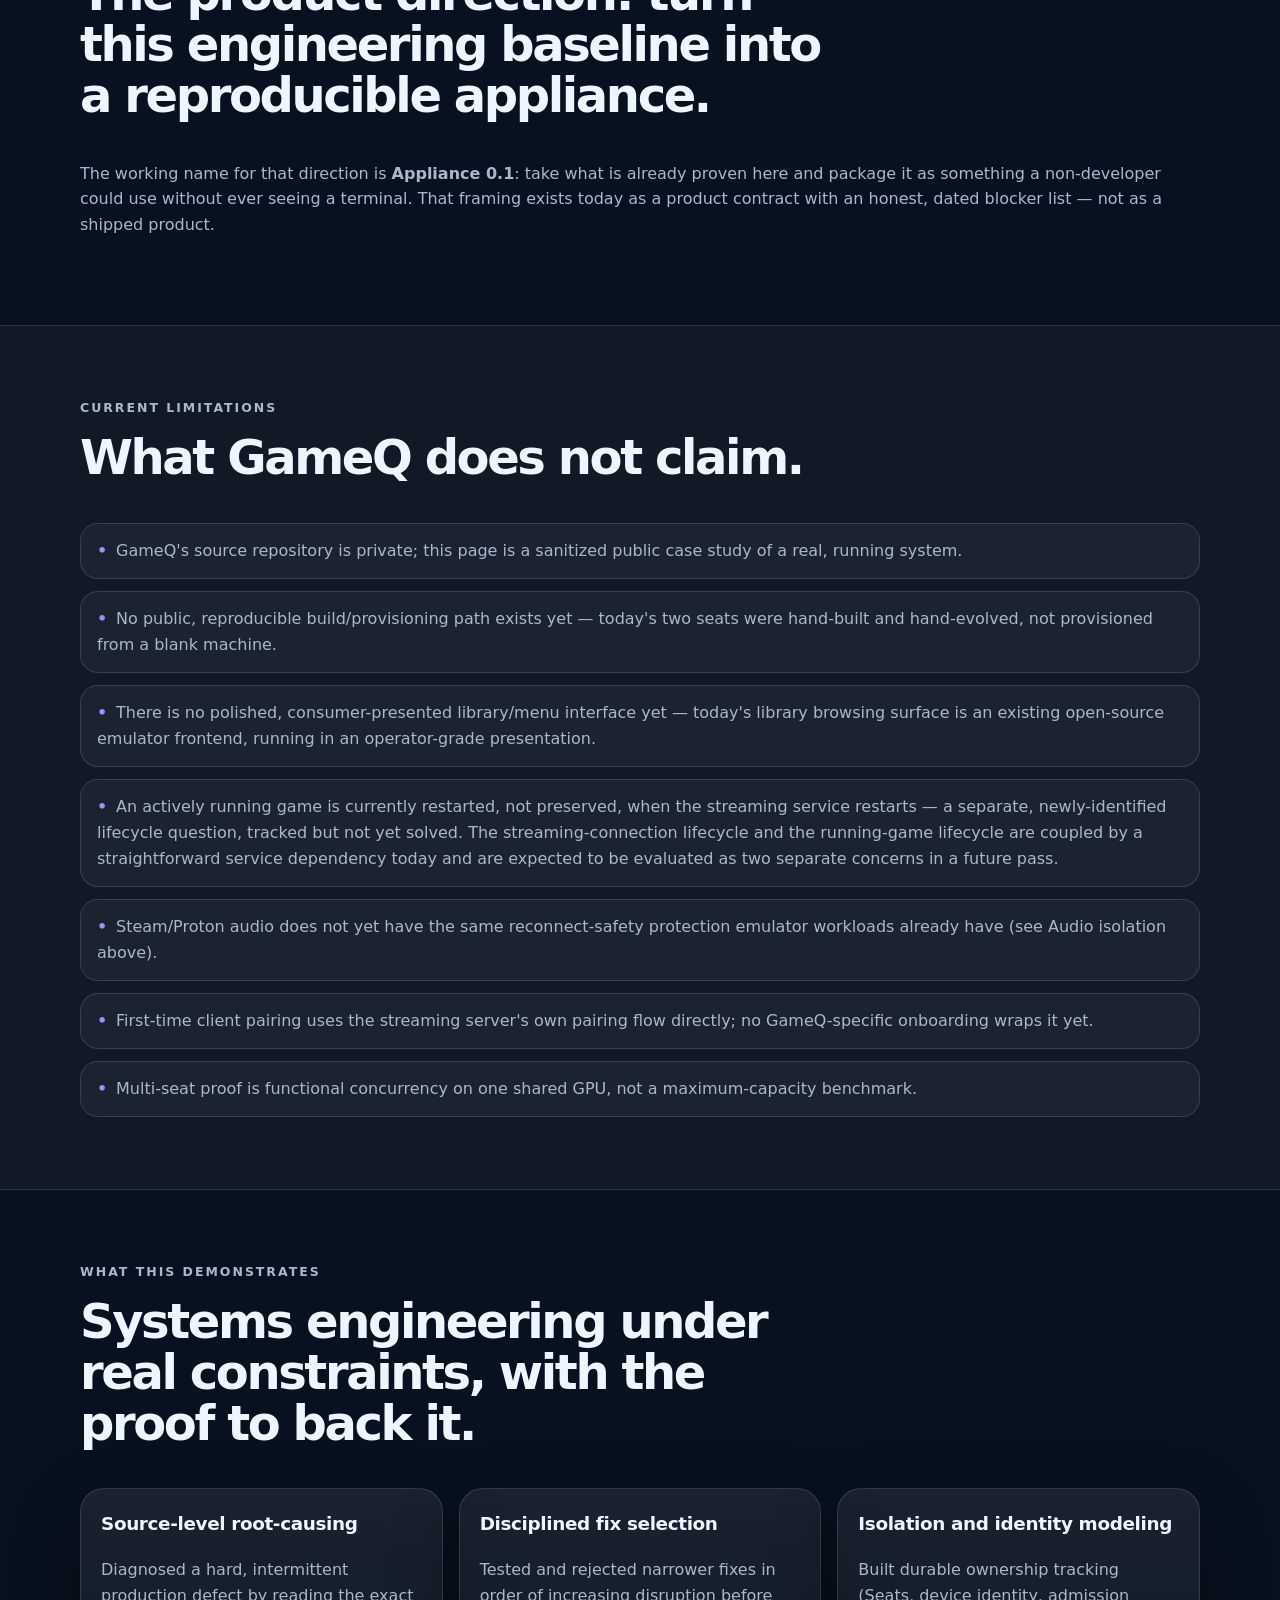
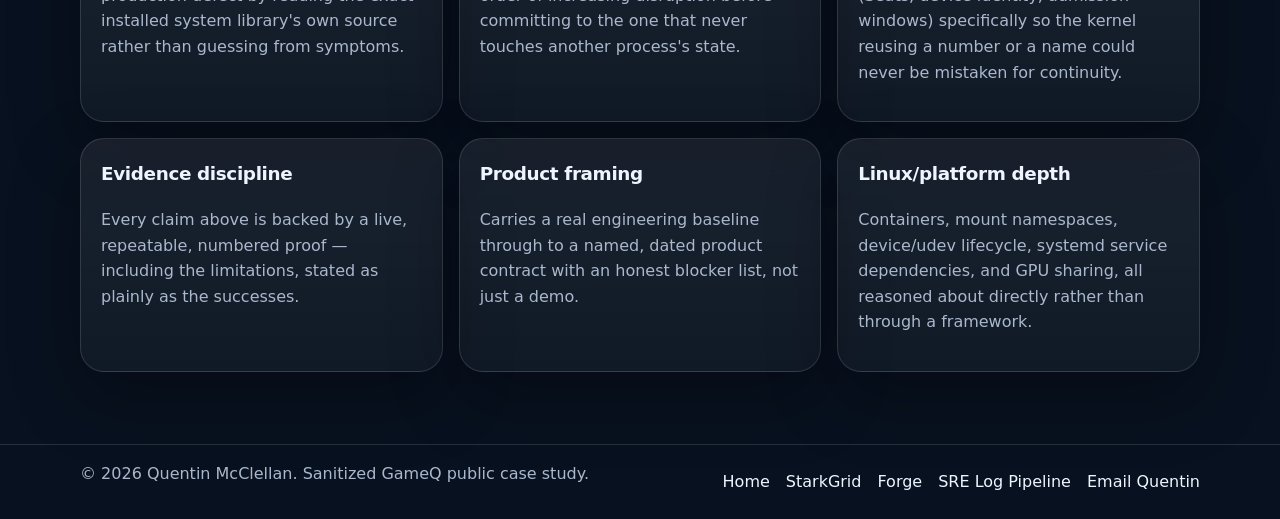
<file: gameq.html>
<!doctype html>
<html lang="en">
  <head>
    <meta charset="utf-8" />
    <meta name="viewport" content="width=device-width, initial-scale=1" />
    <title>GameQ Case Study | Quentin McClellan</title>
    <meta
      name="description"
      content="GameQ case study: a governed multi-seat gaming runtime that turns supported clients into independent gaming endpoints backed by one centrally managed machine."
    />
    <link rel="stylesheet" href="styles.css" />
  </head>
  <body>
    <header class="site-header">
      <div class="container nav-shell">
        <a class="brand" href="index.html" aria-label="Quentin McClellan portfolio home">Quentin McClellan</a>
        <nav class="site-nav" aria-label="Primary navigation">
          <a href="index.html">Home</a>
          <a href="starkgrid.html">StarkGrid</a>
          <a aria-current="page" href="gameq.html">GameQ</a>
          <a href="forge.html">Forge</a>
          <a href="sre-log-pipeline.html">SRE Log Pipeline</a>
          <a href="mailto:contact@quentinmcclellan.com">Email</a>
          <a href="https://www.linkedin.com/in/quentinmmcclellan/" target="_blank" rel="noopener noreferrer">LinkedIn</a>
        </nav>
      </div>
    </header>

    <main>
      <section class="hero container">
        <p class="eyebrow">Private project · sanitized public case study</p>
        <h1>GameQ: a governed multi-seat gaming runtime, built from one shared machine.</h1>
        <p class="lead">
          GameQ is a self-hosted, multi-seat interactive gaming runtime. It turns supported clients — a tablet, a TV, a
          laptop — into independent gaming endpoints backed by one centrally managed machine, with each seat's input,
          audio, and workload lifecycle governed and isolated from the others.
        </p>
        <div class="cta-row" aria-label="GameQ case study actions">
          <a class="button primary" href="#recovery">Review automatic-recovery proof</a>
          <a class="button" href="#seat">What a Seat is</a>
          <a class="button" href="#limitations">Current limitations</a>
        </div>
      </section>

      <section class="section container">
        <div class="section-heading">
          <p class="eyebrow">Problem</p>
          <h2>Running more than one independent gaming session from one machine is harder than it looks.</h2>
        </div>
        <p>
          A single machine with one GPU can technically run several game-streaming sessions at once, but naively sharing
          it creates real hazards: one session's keyboard can leak into another's, one player's controller can end up
          driving someone else's game, audio can silently route to the wrong session after a reconnect, and a routine
          restart of the streaming service can leave a session's input permanently broken until someone notices and
          intervenes by hand. GameQ was built to make each session — called a <strong>Seat</strong> — a genuinely
          independent, self-recovering unit on top of one shared host, rather than a fragile improvisation.
        </p>
      </section>

      <section id="seat" class="section alt-section">
        <div class="container">
          <div class="section-heading">
            <p class="eyebrow">Architecture · what a Seat is</p>
            <h2>A Seat is a durable, isolated resource boundary — not just a container.</h2>
          </div>
          <p>
            A Seat is the object GameQ actually governs: a container running its own display, audio server, and input
            view, paired with explicit admission rules for which devices are allowed into it and when. Node names,
            container IDs, and device numbers are all treated as transient — ownership is tracked by durable identity,
            never inferred from a path or a number that the kernel can reuse. Two Seats are proven running concurrently
            today, on one shared NVIDIA GPU, with independent lifecycles end to end.
          </p>
          <div class="module-grid" aria-label="GameQ object model">
            <article><strong>Profile</strong><span>Durable per-player state: saves and configuration, external to any one container.</span></article>
            <article><strong>Seat</strong><span>The durable, user-facing resource and session authority — one per independent gaming endpoint.</span></article>
            <article><strong>SeatSession</strong><span>A transient, explicitly admitted streaming-client connection generation.</span></article>
            <article><strong>SeatContainer</strong><span>The replaceable runtime environment a Seat currently runs in.</span></article>
            <article><strong>WorkloadLease</strong><span>Runtime authority for whichever game/emulator is currently active.</span></article>
            <article><strong>DeviceIdentity</strong><span>The exact kernel object behind an input device — never a reused node name or number.</span></article>
          </div>
        </div>
      </section>

      <section class="section container">
        <div class="section-heading">
          <p class="eyebrow">Workload / runtime model</p>
          <h2>Two governed launch families, one normalized lifecycle.</h2>
        </div>
        <p>
          Every workload — an emulator system or a Steam/Proton title — launches through one of two governed chains,
          reaches real gameplay, and exits back to the library view cleanly, through the same lifecycle regardless of
          family. Steam identity (which player's save/profile data is mounted) is kept separate from Steam's own
          entitlement and runtime capability, so switching whose library a Seat uses is a mount change, not a code or
          credential change. Normalized emulator families and Steam/Proton titles are both proven launching, running,
          saving, and exiting cleanly through this same path.
        </p>
      </section>

      <section class="section alt-section">
        <div class="container">
          <div class="section-heading">
            <p class="eyebrow">Input isolation</p>
            <h2>Nothing is exposed to a Seat until GameQ explicitly admits it.</h2>
          </div>
          <p>
            Each Seat gets a private input device view, default-deny: a device only becomes visible inside a Seat after
            GameQ has attributed it to that Seat and explicitly admitted it into an active session window. The host's own
            physical admin keyboard/mouse is proven to never leak into any Seat — isolation confirmed by construction and
            by direct live testing. A remote player's keyboard and mouse are treated as durable Seat infrastructure
            (created once by the streaming process and meant to persist), while touch, pen, and controller input are
            treated as per-connection — each class has its own observed, proven lifecycle, and the two are never
            conflated.
          </p>
          <ul class="check-list">
            <li>Private, per-Seat input view — proven, zero cross-seat leakage.</li>
            <li>Host admin keyboard/mouse isolation — proven, zero leakage into any Seat.</li>
            <li>Canonical remote keyboard/mouse treated as Seat infrastructure — proven.</li>
            <li>Controller reconnect/re-arm across repeated disconnect cycles — proven.</li>
          </ul>
        </div>
      </section>

      <section class="section container">
        <div class="section-heading">
          <p class="eyebrow">Audio isolation</p>
          <h2>Each Seat gets its own audio path — classified by what created the sound, not its name.</h2>
        </div>
        <p>
          Each Seat has its own canonical audio sink. A seat-local invariant enforcer watches for the specific way the
          streaming layer can silently reroute a workload's audio onto the wrong internal device after a reconnect, and
          corrects it automatically. It identifies "this is a GameQ workload's audio" by which governed process tree
          produced it, not by application name — so it generalizes to new emulator workloads without new code for each
          one. Two-seat simultaneous audio, heterogeneous clients, and independent per-seat reconnects are all proven.
        </p>
        <p class="caveat-note">
          <strong>Disclosed limitation:</strong> this same reconnect-safety protection does not yet cover Steam/Proton
          titles — a different launch path within the same engine makes the audio-ownership signal this mechanism relies
          on unavailable for that family today. Investigated directly and documented rather than worked around with a
          forced, unproven fix.
        </p>
      </section>

      <section class="section alt-section">
        <div class="container">
          <div class="section-heading">
            <p class="eyebrow">Client / stream lifecycle</p>
            <h2>Real streaming clients, proven driving real input.</h2>
          </div>
          <p>
            GameQ's remote-access layer is built on an open-source game-streaming server and client protocol. Real
            clients — a tablet and a desktop streaming client — are proven connecting, disconnecting, and reconnecting
            across repeated cycles, with the remote session's keyboard and mouse surviving a client disconnect and
            continuing to work for whichever client reconnects next.
          </p>
        </div>
      </section>

      <section id="recovery" class="section container">
        <div class="section-heading">
          <p class="eyebrow">Automatic recovery</p>
          <h2>The streaming service can restart without a human reprovisioning anything by hand.</h2>
        </div>
        <p>
          The hardest-won result in this project: the streaming service occasionally needs to restart (a crash, an
          update, an operator action), and a restart recreates that Seat's virtual keyboard and mouse from scratch.
          Early in the project, recovering from this required a manual, multi-step provisioning sequence — a real
          product-blocking gap. GameQ now detects the restart, reconciles the stale device state, and re-admits the
          fresh devices automatically, with no manual command of any kind.
        </p>
        <p>
          The remaining defect behind that gap was root-caused directly against the exact installed display-server input
          library's own source: a removed virtual input device's file handle could still be held open by the display
          server or the host's own session manager well after the device itself was gone — regardless of the normal
          removal notification already firing correctly. Several narrower fixes were tried and rejected first — disabling
          the device through the display server's own control tool, re-sending the removal notification, triggering a
          lower-level device rescan, restarting the smaller of the two processes holding it open — each either failed
          outright or only partly worked. The fix that actually closed the gap touches neither the display server nor
          the session manager at all: GameQ releases <em>its own</em> internal mount ownership of the stale device,
          which frees the path for a fresh device without ever reaching into another process's state.
        </p>
        <div class="split">
          <div>
            <ul class="check-list">
              <li>15 of 15 consecutive hands-off streaming-service restarts recovered automatically, no manual step of any kind.</li>
              <li>A real streaming client, carried through a live restart, confirmed its keyboard and mouse worked again after reconnecting.</li>
              <li>The fix never stops, restarts, or signals the display server or the session manager — it only releases GameQ's own resource.</li>
            </ul>
          </div>
          <aside class="proof-card" aria-label="Automatic recovery proof summary">
            <h3>Recovery proof snapshot</h3>
            <dl class="metrics-list">
              <div><dt>Hands-off restart cycles</dt><dd>15 / 15 recovered automatically</dd></div>
              <div><dt>Manual steps required</dt><dd>Zero</dd></div>
              <div><dt>Real-client keyboard/mouse after restart</dt><dd>Confirmed working</dd></div>
              <div><dt>Peer-seat isolation during recovery</dt><dd>Confirmed unaffected</dd></div>
            </dl>
          </aside>
        </div>
      </section>

      <section class="section alt-section">
        <div class="container">
          <div class="section-heading">
            <p class="eyebrow">Multi-seat proof</p>
            <h2>Two independent seats, one shared GPU, zero cross-contamination.</h2>
          </div>
          <p>
            Both seats are proven running concurrently on the same physical host and GPU — one running a Steam/Proton
            title, the other an independently running emulator session — with separate process namespaces, separate
            audio servers, and low, headroom-rich GPU utilization for both workloads together. Isolation is proven in
            both directions: restarting one seat's streaming service never touches the other seat's input, audio, or
            running game. This is a functional-concurrency proof, deliberately not presented as a maximum-capacity
            benchmark.
          </p>
        </div>
      </section>

      <section class="section container">
        <div class="section-heading">
          <p class="eyebrow">Appliance 0.1 direction</p>
          <h2>The product direction: turn this engineering baseline into a reproducible appliance.</h2>
        </div>
        <p>
          The working name for that direction is <strong>Appliance 0.1</strong>: take what is already proven here and
          package it as something a non-developer could use without ever seeing a terminal. That framing exists today
          as a product contract with an honest, dated blocker list — not as a shipped product.
        </p>
      </section>

      <section id="limitations" class="section alt-section">
        <div class="container">
          <div class="section-heading">
            <p class="eyebrow">Current limitations</p>
            <h2>What GameQ does not claim.</h2>
          </div>
          <ul class="check-list caveat-list">
            <li>GameQ's source repository is private; this page is a sanitized public case study of a real, running system.</li>
            <li>No public, reproducible build/provisioning path exists yet — today's two seats were hand-built and hand-evolved, not provisioned from a blank machine.</li>
            <li>There is no polished, consumer-presented library/menu interface yet — today's library browsing surface is an existing open-source emulator frontend, running in an operator-grade presentation.</li>
            <li>An actively running game is currently restarted, not preserved, when the streaming service restarts — a separate, newly-identified lifecycle question, tracked but not yet solved. The streaming-connection lifecycle and the running-game lifecycle are coupled by a straightforward service dependency today and are expected to be evaluated as two separate concerns in a future pass.</li>
            <li>Steam/Proton audio does not yet have the same reconnect-safety protection emulator workloads already have (see Audio isolation above).</li>
            <li>First-time client pairing uses the streaming server's own pairing flow directly; no GameQ-specific onboarding wraps it yet.</li>
            <li>Multi-seat proof is functional concurrency on one shared GPU, not a maximum-capacity benchmark.</li>
          </ul>
        </div>
      </section>

      <section class="section container">
        <div class="section-heading">
          <p class="eyebrow">What this demonstrates</p>
          <h2>Systems engineering under real constraints, with the proof to back it.</h2>
        </div>
        <div class="card-grid">
          <article class="card">
            <h3>Source-level root-causing</h3>
            <p>Diagnosed a hard, intermittent production defect by reading the exact installed system library's own source rather than guessing from symptoms.</p>
          </article>
          <article class="card">
            <h3>Disciplined fix selection</h3>
            <p>Tested and rejected narrower fixes in order of increasing disruption before committing to the one that never touches another process's state.</p>
          </article>
          <article class="card">
            <h3>Isolation and identity modeling</h3>
            <p>Built durable ownership tracking (Seats, device identity, admission windows) specifically so the kernel reusing a number or a name could never be mistaken for continuity.</p>
          </article>
          <article class="card">
            <h3>Evidence discipline</h3>
            <p>Every claim above is backed by a live, repeatable, numbered proof — including the limitations, stated as plainly as the successes.</p>
          </article>
          <article class="card">
            <h3>Product framing</h3>
            <p>Carries a real engineering baseline through to a named, dated product contract with an honest blocker list, not just a demo.</p>
          </article>
          <article class="card">
            <h3>Linux/platform depth</h3>
            <p>Containers, mount namespaces, device/udev lifecycle, systemd service dependencies, and GPU sharing, all reasoned about directly rather than through a framework.</p>
          </article>
        </div>
      </section>
    </main>

    <footer class="site-footer">
      <div class="container footer-grid">
        <p>&copy; 2026 Quentin McClellan. Sanitized GameQ public case study.</p>
        <nav aria-label="Footer navigation">
          <a href="index.html">Home</a>
          <a href="starkgrid.html">StarkGrid</a>
          <a href="forge.html">Forge</a>
          <a href="sre-log-pipeline.html">SRE Log Pipeline</a>
          <a href="mailto:contact@quentinmcclellan.com">Email Quentin</a>
        </nav>
      </div>
    </footer>
  </body>
</html>
</file>
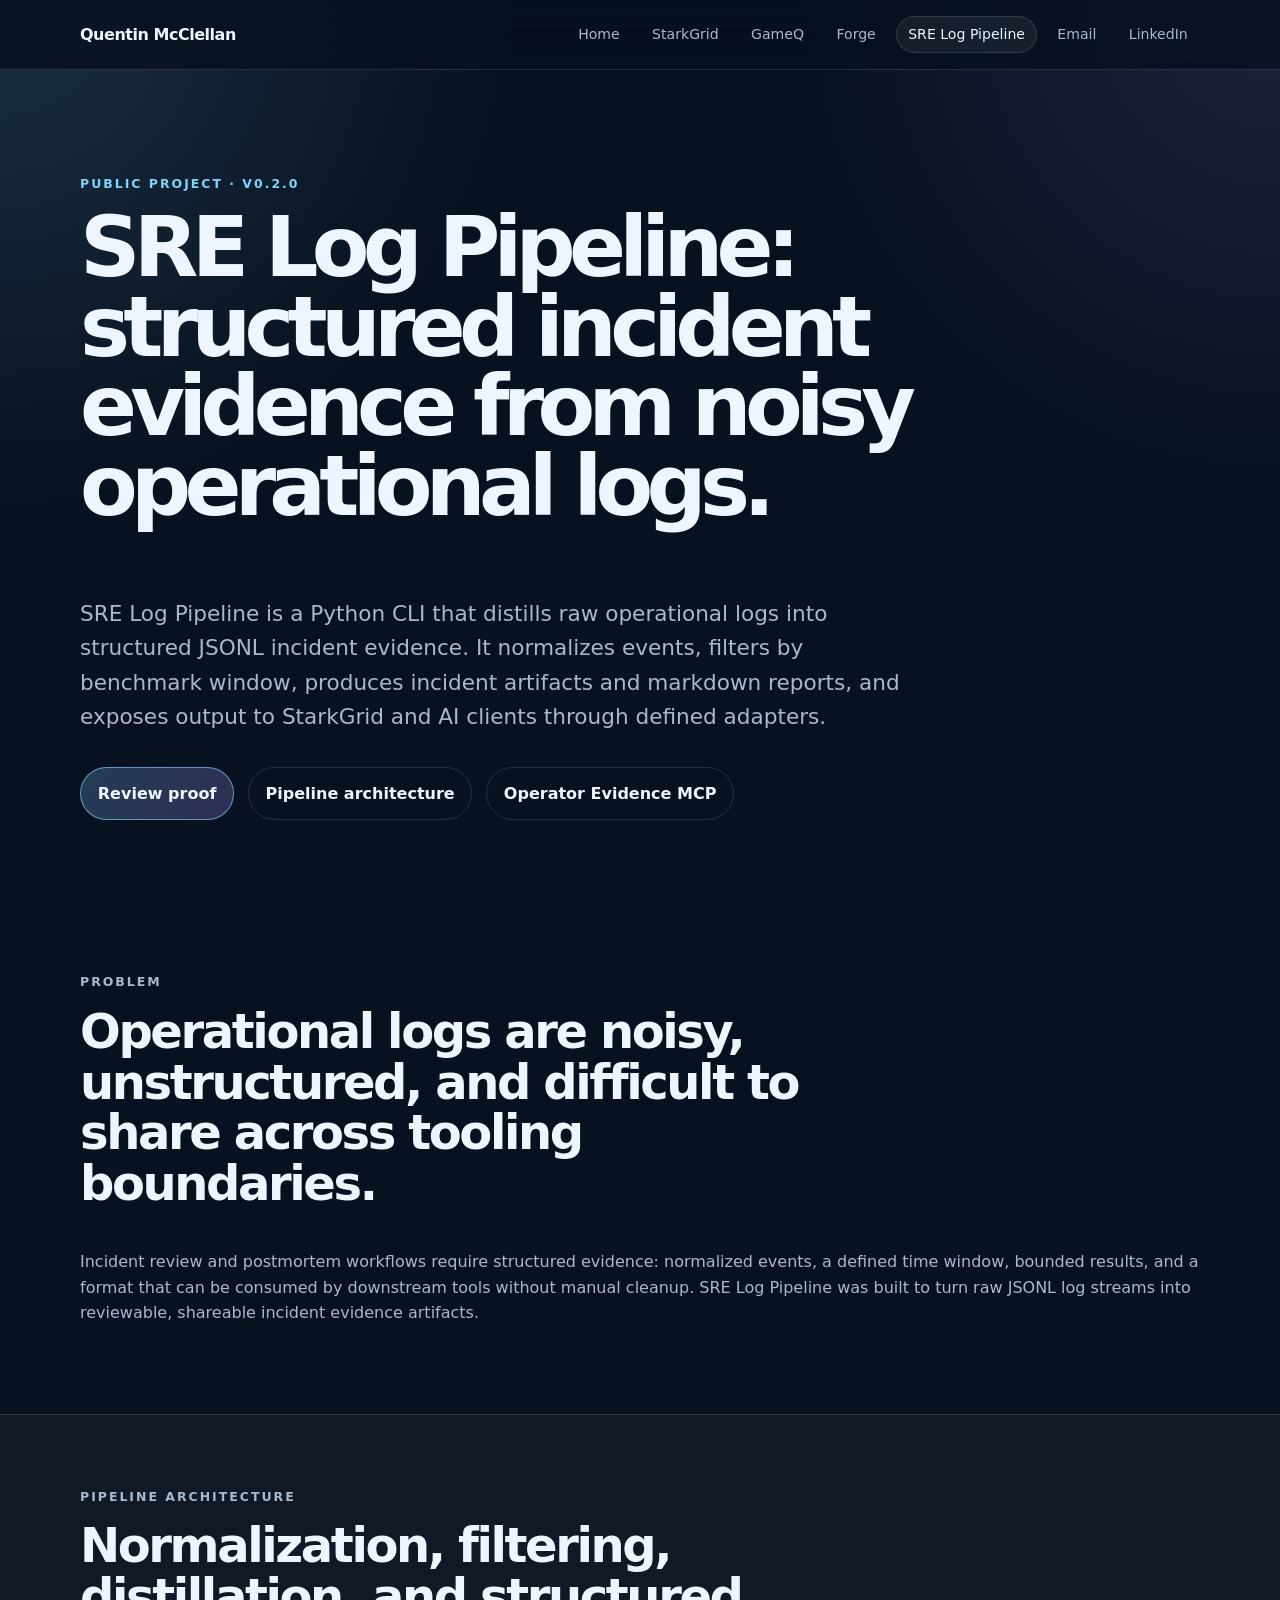
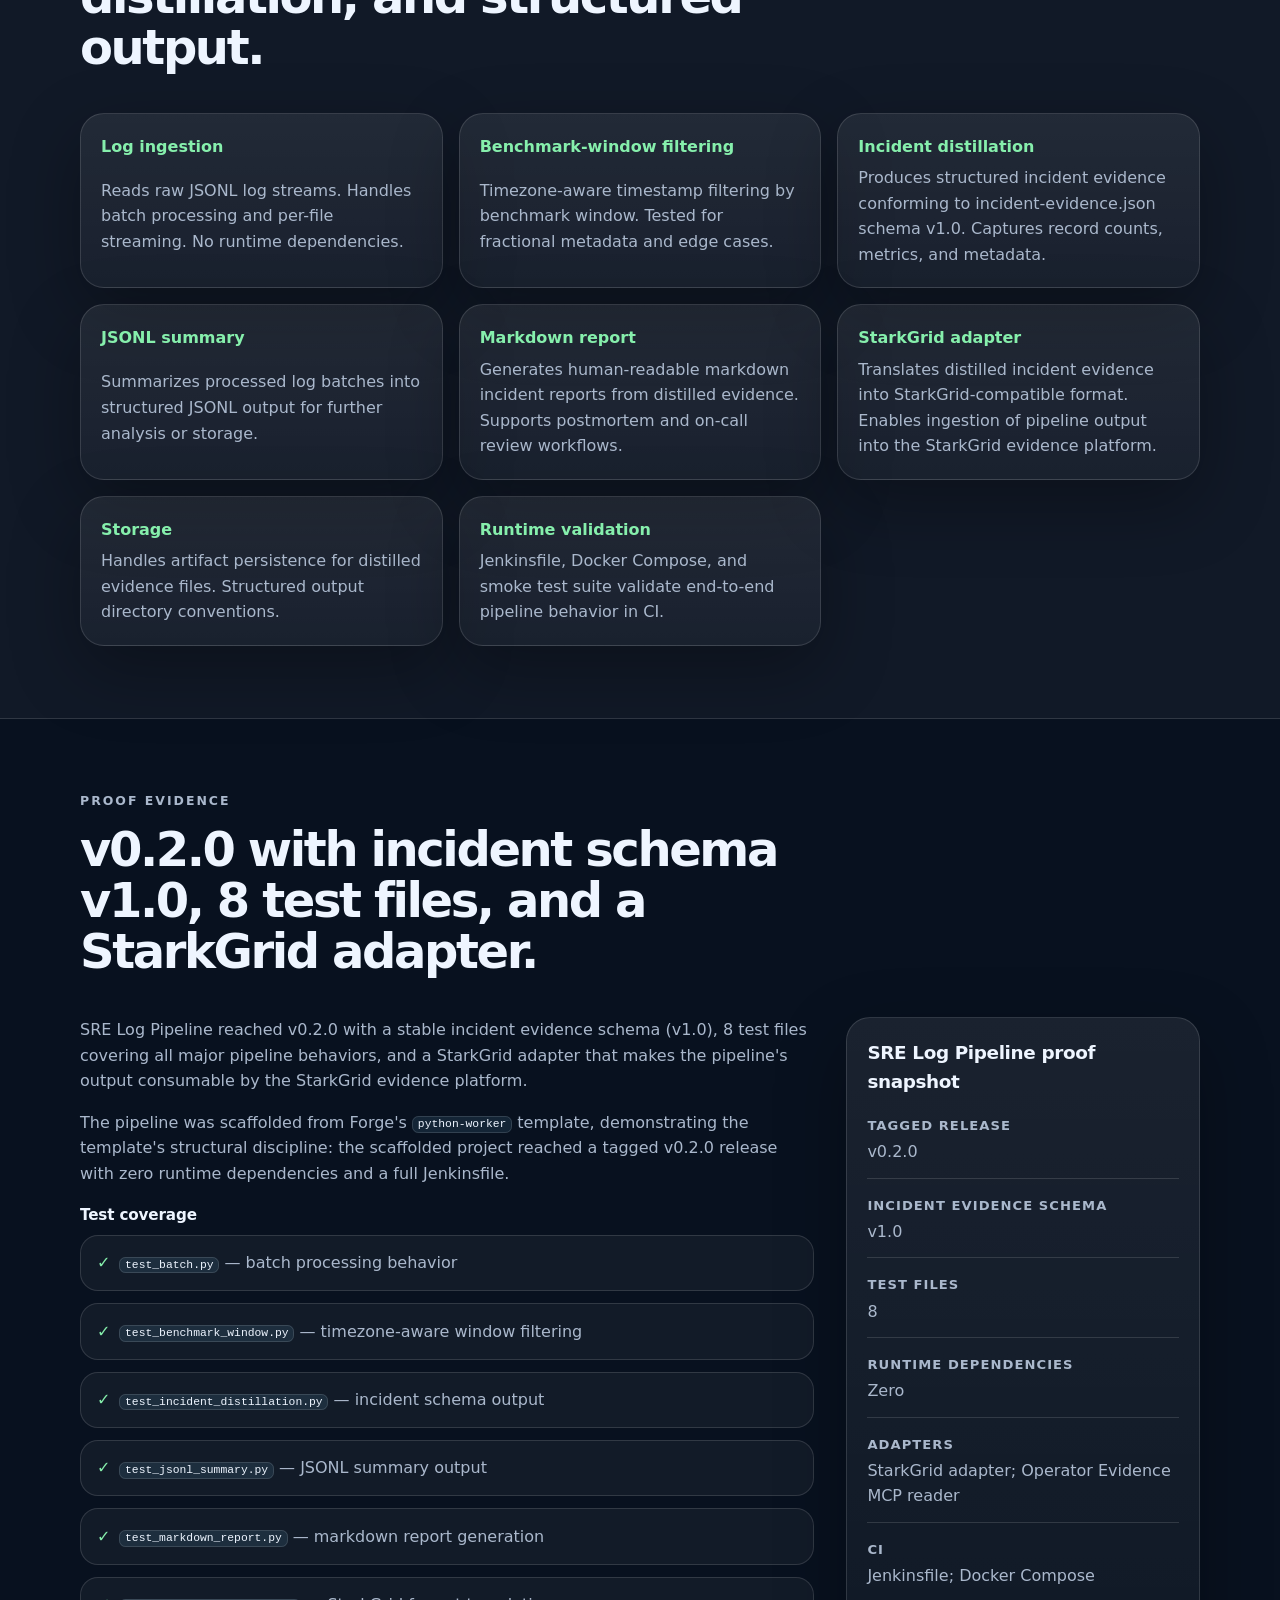
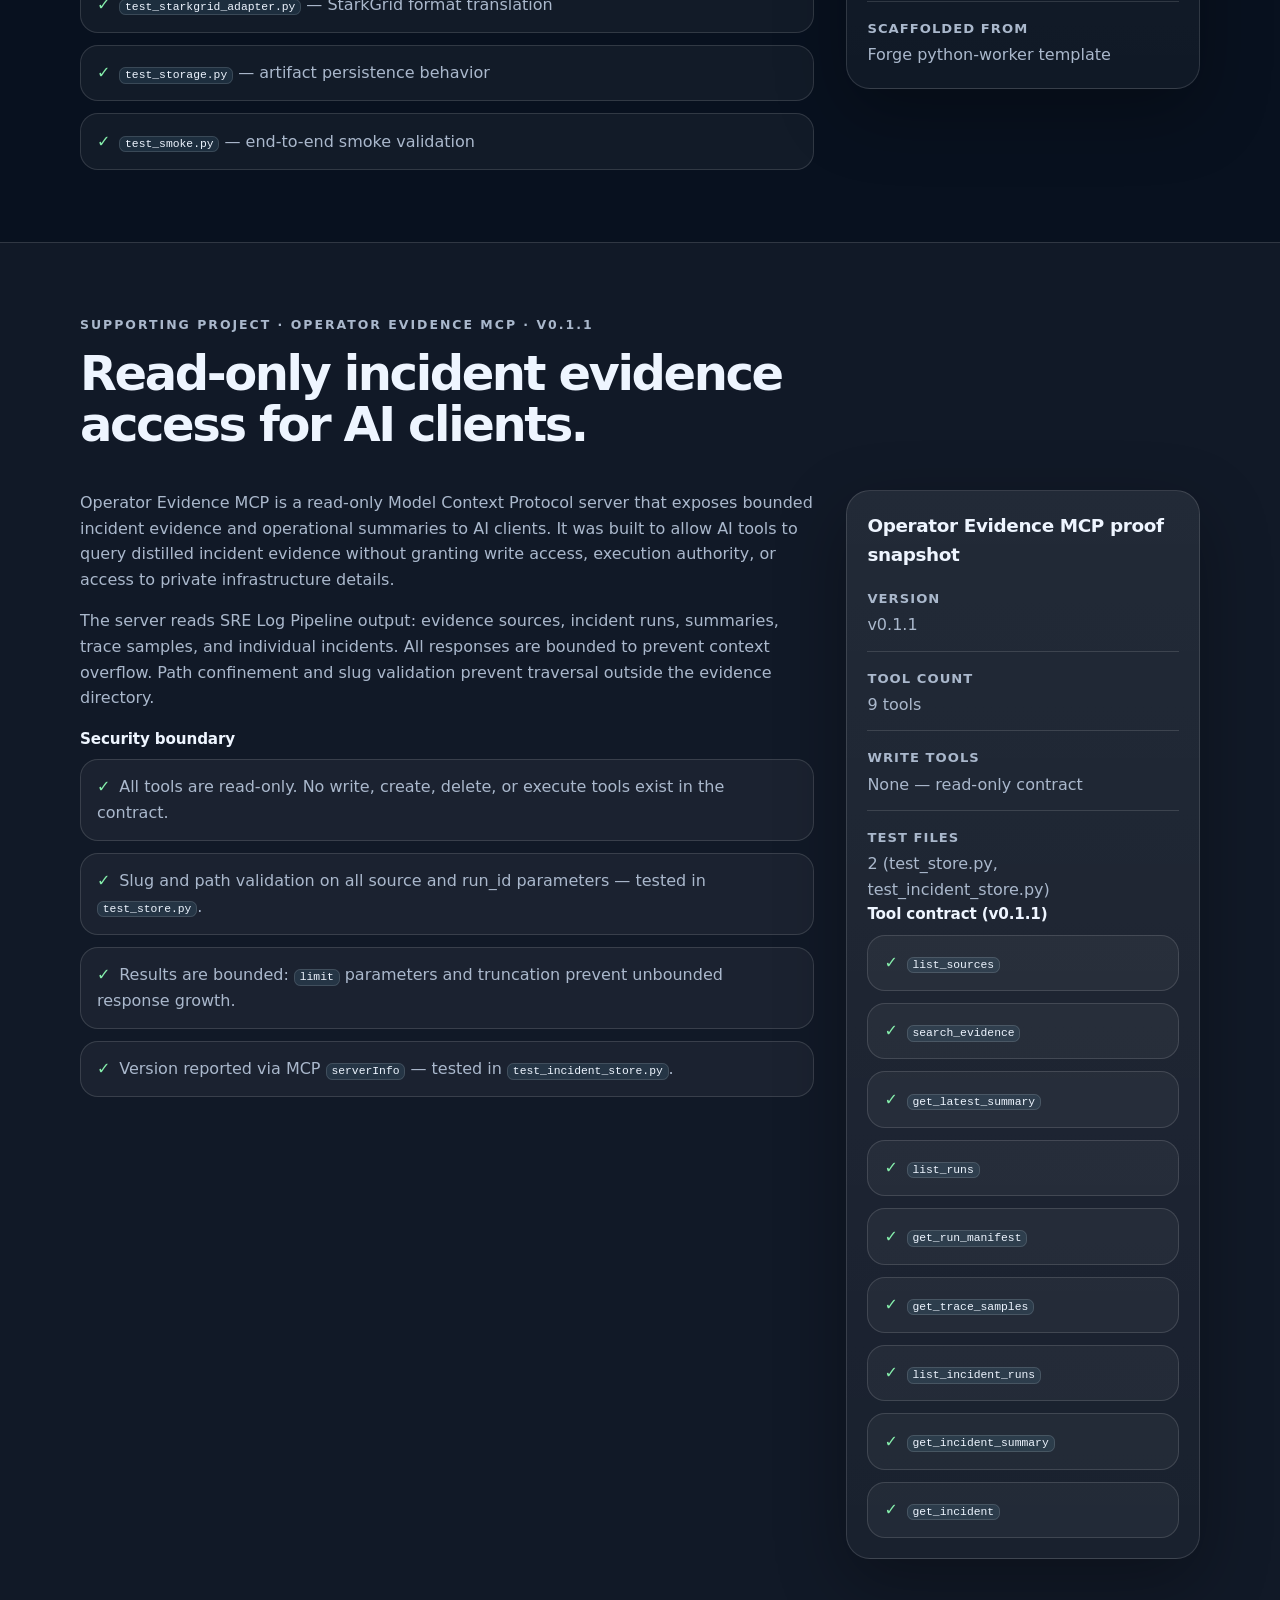
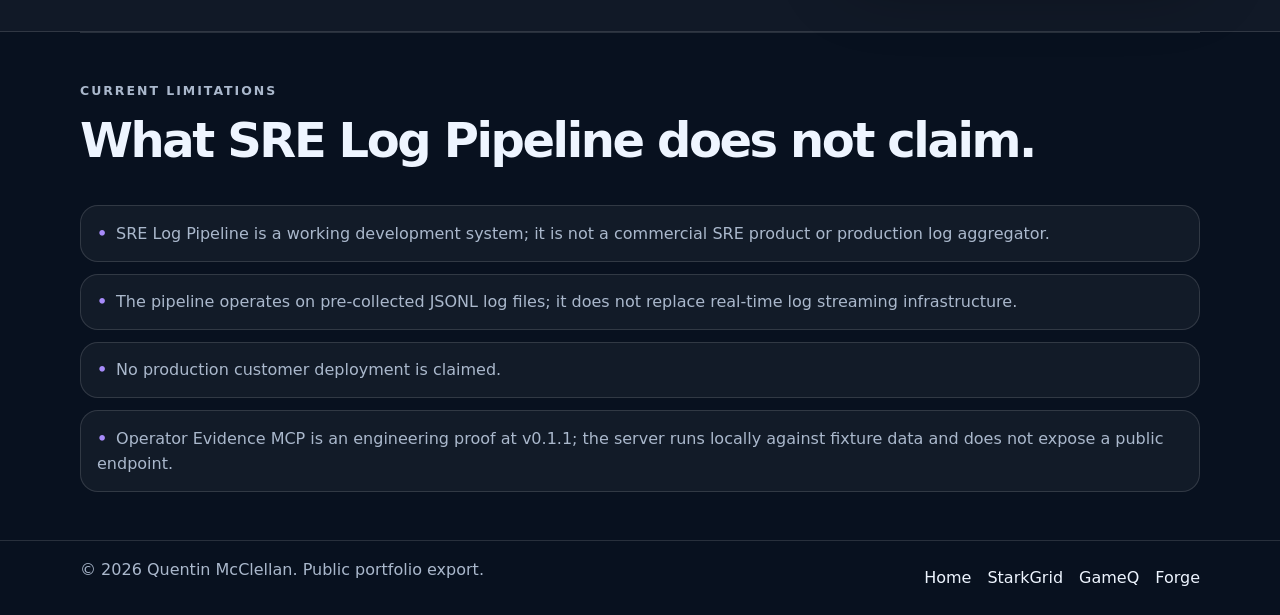
<file: sre-log-pipeline.html>
<!doctype html>
<html lang="en">
  <head>
    <meta charset="utf-8" />
    <meta name="viewport" content="width=device-width, initial-scale=1" />
    <title>SRE Log Pipeline Case Study | Quentin McClellan</title>
    <meta
      name="description"
      content="SRE Log Pipeline case study: Python evidence distiller for structured incident artifacts, with Operator Evidence MCP for safe AI-facing evidence retrieval."
    />
    <link rel="stylesheet" href="styles.css" />
  </head>
  <body>
    <header class="site-header">
      <div class="container nav-shell">
        <a class="brand" href="index.html" aria-label="Quentin McClellan portfolio home">Quentin McClellan</a>
        <nav class="site-nav" aria-label="Primary navigation">
          <a href="index.html">Home</a>
          <a href="starkgrid.html">StarkGrid</a>
          <a href="gameq.html">GameQ</a>
          <a href="forge.html">Forge</a>
          <a aria-current="page" href="sre-log-pipeline.html">SRE Log Pipeline</a>
          <a href="mailto:contact@quentinmcclellan.com">Email</a>
          <a href="https://www.linkedin.com/in/quentinmmcclellan/" target="_blank" rel="noopener noreferrer">LinkedIn</a>
        </nav>
      </div>
    </header>

    <main>
      <section class="hero container">
        <p class="eyebrow">Public project · v0.2.0</p>
        <h1>SRE Log Pipeline: structured incident evidence from noisy operational logs.</h1>
        <p class="lead">
          SRE Log Pipeline is a Python CLI that distills raw operational logs into structured JSONL incident evidence.
          It normalizes events, filters by benchmark window, produces incident artifacts and markdown reports, and exposes
          output to StarkGrid and AI clients through defined adapters.
        </p>
        <div class="cta-row" aria-label="SRE Log Pipeline case study actions">
          <a class="button primary" href="#proof">Review proof</a>
          <a class="button" href="#pipeline">Pipeline architecture</a>
          <a class="button" href="#operator-evidence-mcp">Operator Evidence MCP</a>
        </div>
      </section>

      <section class="section container">
        <div class="section-heading">
          <p class="eyebrow">Problem</p>
          <h2>Operational logs are noisy, unstructured, and difficult to share across tooling boundaries.</h2>
        </div>
        <p>
          Incident review and postmortem workflows require structured evidence: normalized events, a defined time window, bounded
          results, and a format that can be consumed by downstream tools without manual cleanup. SRE Log Pipeline was built to
          turn raw JSONL log streams into reviewable, shareable incident evidence artifacts.
        </p>
      </section>

      <section id="pipeline" class="section alt-section">
        <div class="container">
          <div class="section-heading">
            <p class="eyebrow">Pipeline architecture</p>
            <h2>Normalization, filtering, distillation, and structured output.</h2>
          </div>
          <div class="module-grid" aria-label="SRE Log Pipeline modules">
            <article>
              <strong>Log ingestion</strong>
              <span>Reads raw JSONL log streams. Handles batch processing and per-file streaming. No runtime dependencies.</span>
            </article>
            <article>
              <strong>Benchmark-window filtering</strong>
              <span>Timezone-aware timestamp filtering by benchmark window. Tested for fractional metadata and edge cases.</span>
            </article>
            <article>
              <strong>Incident distillation</strong>
              <span>Produces structured incident evidence conforming to incident-evidence.json schema v1.0. Captures record counts, metrics, and metadata.</span>
            </article>
            <article>
              <strong>JSONL summary</strong>
              <span>Summarizes processed log batches into structured JSONL output for further analysis or storage.</span>
            </article>
            <article>
              <strong>Markdown report</strong>
              <span>Generates human-readable markdown incident reports from distilled evidence. Supports postmortem and on-call review workflows.</span>
            </article>
            <article>
              <strong>StarkGrid adapter</strong>
              <span>Translates distilled incident evidence into StarkGrid-compatible format. Enables ingestion of pipeline output into the StarkGrid evidence platform.</span>
            </article>
            <article>
              <strong>Storage</strong>
              <span>Handles artifact persistence for distilled evidence files. Structured output directory conventions.</span>
            </article>
            <article>
              <strong>Runtime validation</strong>
              <span>Jenkinsfile, Docker Compose, and smoke test suite validate end-to-end pipeline behavior in CI.</span>
            </article>
          </div>
        </div>
      </section>

      <section id="proof" class="section container">
        <div class="section-heading">
          <p class="eyebrow">Proof evidence</p>
          <h2>v0.2.0 with incident schema v1.0, 8 test files, and a StarkGrid adapter.</h2>
        </div>
        <div class="split">
          <div>
            <p>
              SRE Log Pipeline reached v0.2.0 with a stable incident evidence schema (v1.0), 8 test files covering all major pipeline
              behaviors, and a StarkGrid adapter that makes the pipeline's output consumable by the StarkGrid evidence platform.
            </p>
            <p>
              The pipeline was scaffolded from Forge's <code>python-worker</code> template, demonstrating the template's structural
              discipline: the scaffolded project reached a tagged v0.2.0 release with zero runtime dependencies and a full Jenkinsfile.
            </p>
            <h4>Test coverage</h4>
            <ul class="check-list">
              <li><code>test_batch.py</code> — batch processing behavior</li>
              <li><code>test_benchmark_window.py</code> — timezone-aware window filtering</li>
              <li><code>test_incident_distillation.py</code> — incident schema output</li>
              <li><code>test_jsonl_summary.py</code> — JSONL summary output</li>
              <li><code>test_markdown_report.py</code> — markdown report generation</li>
              <li><code>test_starkgrid_adapter.py</code> — StarkGrid format translation</li>
              <li><code>test_storage.py</code> — artifact persistence behavior</li>
              <li><code>test_smoke.py</code> — end-to-end smoke validation</li>
            </ul>
          </div>
          <aside class="proof-card" aria-label="SRE Log Pipeline proof summary">
            <h3>SRE Log Pipeline proof snapshot</h3>
            <dl class="metrics-list">
              <div><dt>Tagged release</dt><dd>v0.2.0</dd></div>
              <div><dt>Incident evidence schema</dt><dd>v1.0</dd></div>
              <div><dt>Test files</dt><dd>8</dd></div>
              <div><dt>Runtime dependencies</dt><dd>Zero</dd></div>
              <div><dt>Adapters</dt><dd>StarkGrid adapter; Operator Evidence MCP reader</dd></div>
              <div><dt>CI</dt><dd>Jenkinsfile; Docker Compose</dd></div>
              <div><dt>Scaffolded from</dt><dd>Forge python-worker template</dd></div>
            </dl>
          </aside>
        </div>
      </section>

      <section id="operator-evidence-mcp" class="section alt-section">
        <div class="container">
          <div class="section-heading">
            <p class="eyebrow">Supporting project · Operator Evidence MCP · v0.1.1</p>
            <h2>Read-only incident evidence access for AI clients.</h2>
          </div>
          <div class="split">
            <div>
              <p>
                Operator Evidence MCP is a read-only Model Context Protocol server that exposes bounded incident evidence and operational
                summaries to AI clients. It was built to allow AI tools to query distilled incident evidence without granting write access,
                execution authority, or access to private infrastructure details.
              </p>
              <p>
                The server reads SRE Log Pipeline output: evidence sources, incident runs, summaries, trace samples, and individual
                incidents. All responses are bounded to prevent context overflow. Path confinement and slug validation prevent
                traversal outside the evidence directory.
              </p>
              <h4>Security boundary</h4>
              <ul class="check-list">
                <li>All tools are read-only. No write, create, delete, or execute tools exist in the contract.</li>
                <li>Slug and path validation on all source and run_id parameters — tested in <code>test_store.py</code>.</li>
                <li>Results are bounded: <code>limit</code> parameters and truncation prevent unbounded response growth.</li>
                <li>Version reported via MCP <code>serverInfo</code> — tested in <code>test_incident_store.py</code>.</li>
              </ul>
            </div>
            <aside class="proof-card" aria-label="Operator Evidence MCP proof summary">
              <h3>Operator Evidence MCP proof snapshot</h3>
              <dl class="metrics-list">
                <div><dt>Version</dt><dd>v0.1.1</dd></div>
                <div><dt>Tool count</dt><dd>9 tools</dd></div>
                <div><dt>Write tools</dt><dd>None — read-only contract</dd></div>
                <div><dt>Test files</dt><dd>2 (test_store.py, test_incident_store.py)</dd></div>
              </dl>
              <h4>Tool contract (v0.1.1)</h4>
              <ul class="check-list">
                <li><code>list_sources</code></li>
                <li><code>search_evidence</code></li>
                <li><code>get_latest_summary</code></li>
                <li><code>list_runs</code></li>
                <li><code>get_run_manifest</code></li>
                <li><code>get_trace_samples</code></li>
                <li><code>list_incident_runs</code></li>
                <li><code>get_incident_summary</code></li>
                <li><code>get_incident</code></li>
              </ul>
            </aside>
          </div>
        </div>
      </section>

      <section class="section container compact-section">
        <p class="eyebrow">Current limitations</p>
        <h2>What SRE Log Pipeline does not claim.</h2>
        <ul class="check-list caveat-list">
          <li>SRE Log Pipeline is a working development system; it is not a commercial SRE product or production log aggregator.</li>
          <li>The pipeline operates on pre-collected JSONL log files; it does not replace real-time log streaming infrastructure.</li>
          <li>No production customer deployment is claimed.</li>
          <li>Operator Evidence MCP is an engineering proof at v0.1.1; the server runs locally against fixture data and does not expose a public endpoint.</li>
        </ul>
      </section>
    </main>

    <footer class="site-footer">
      <div class="container footer-grid">
        <p>&copy; 2026 Quentin McClellan. Public portfolio export.</p>
        <nav aria-label="Footer navigation">
          <a href="index.html">Home</a>
          <a href="starkgrid.html">StarkGrid</a>
          <a href="gameq.html">GameQ</a>
          <a href="forge.html">Forge</a>
        </nav>
      </div>
    </footer>
  </body>
</html>
</file>
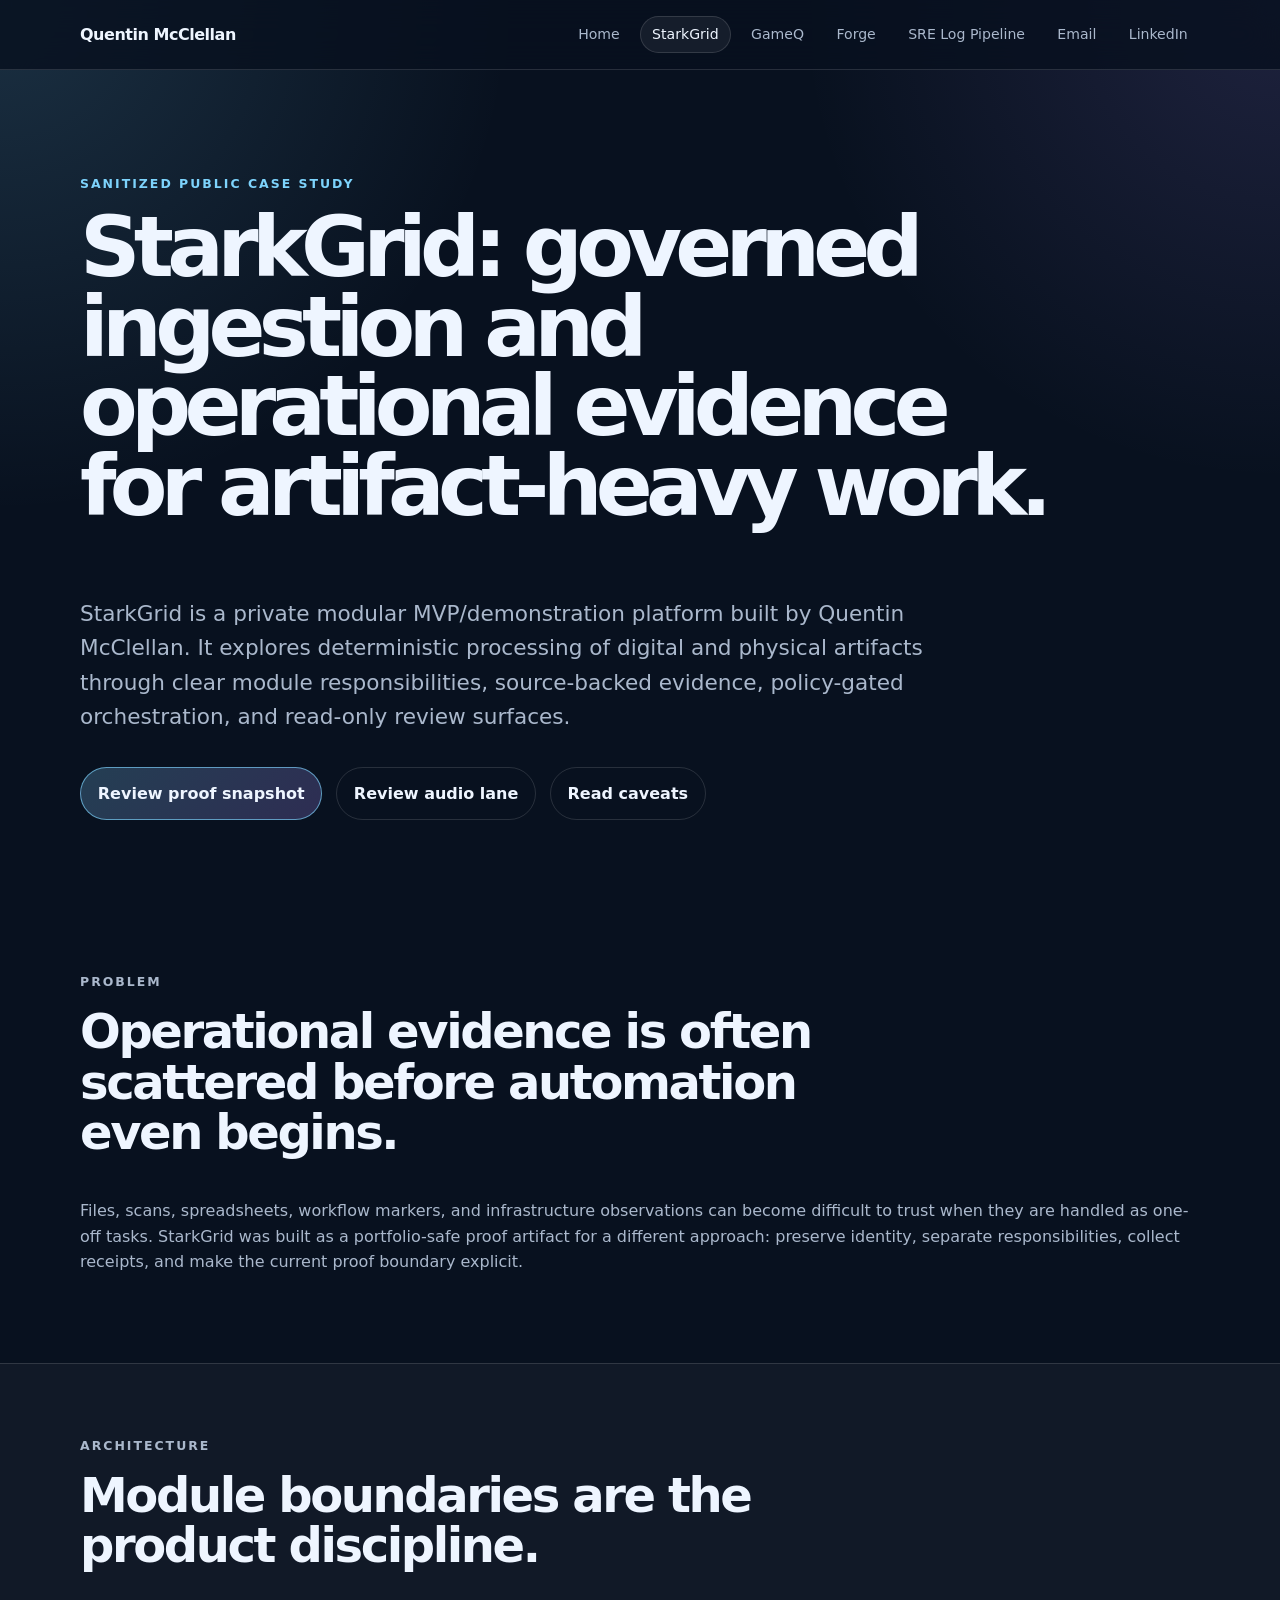
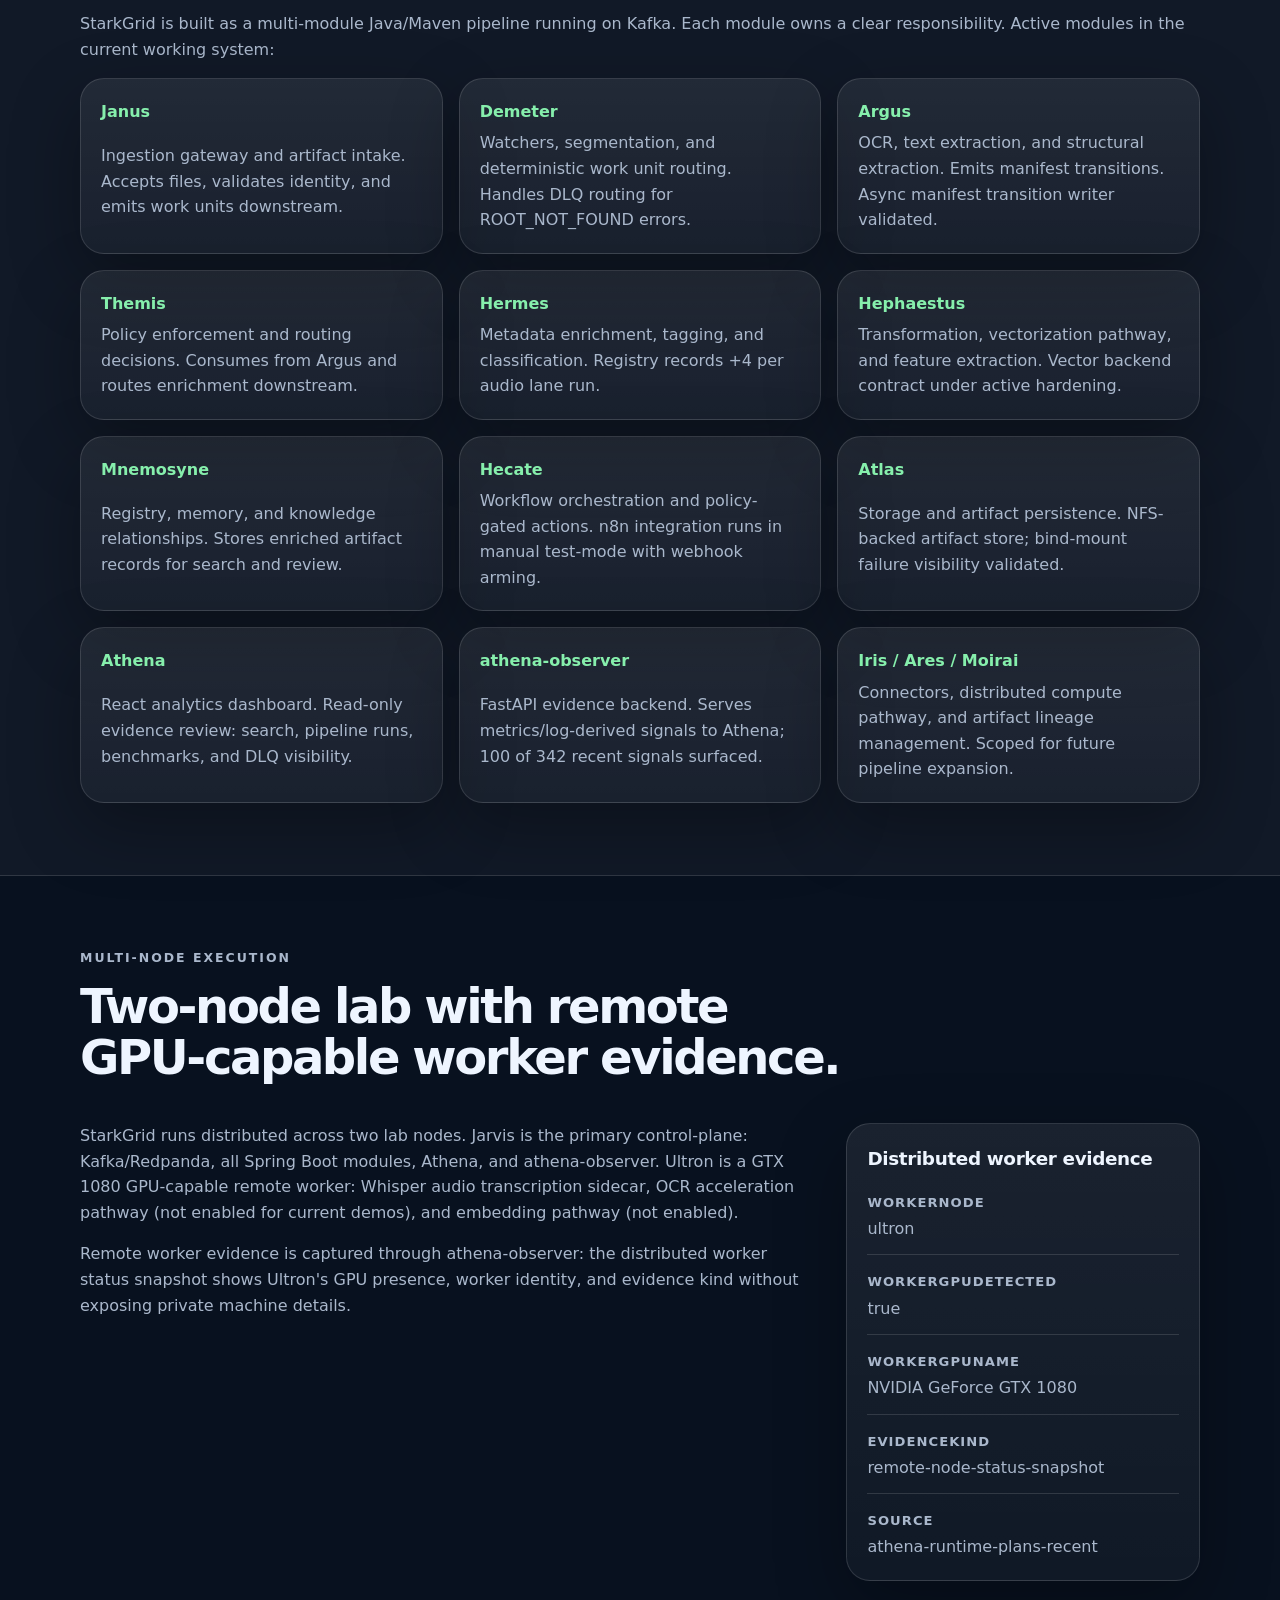
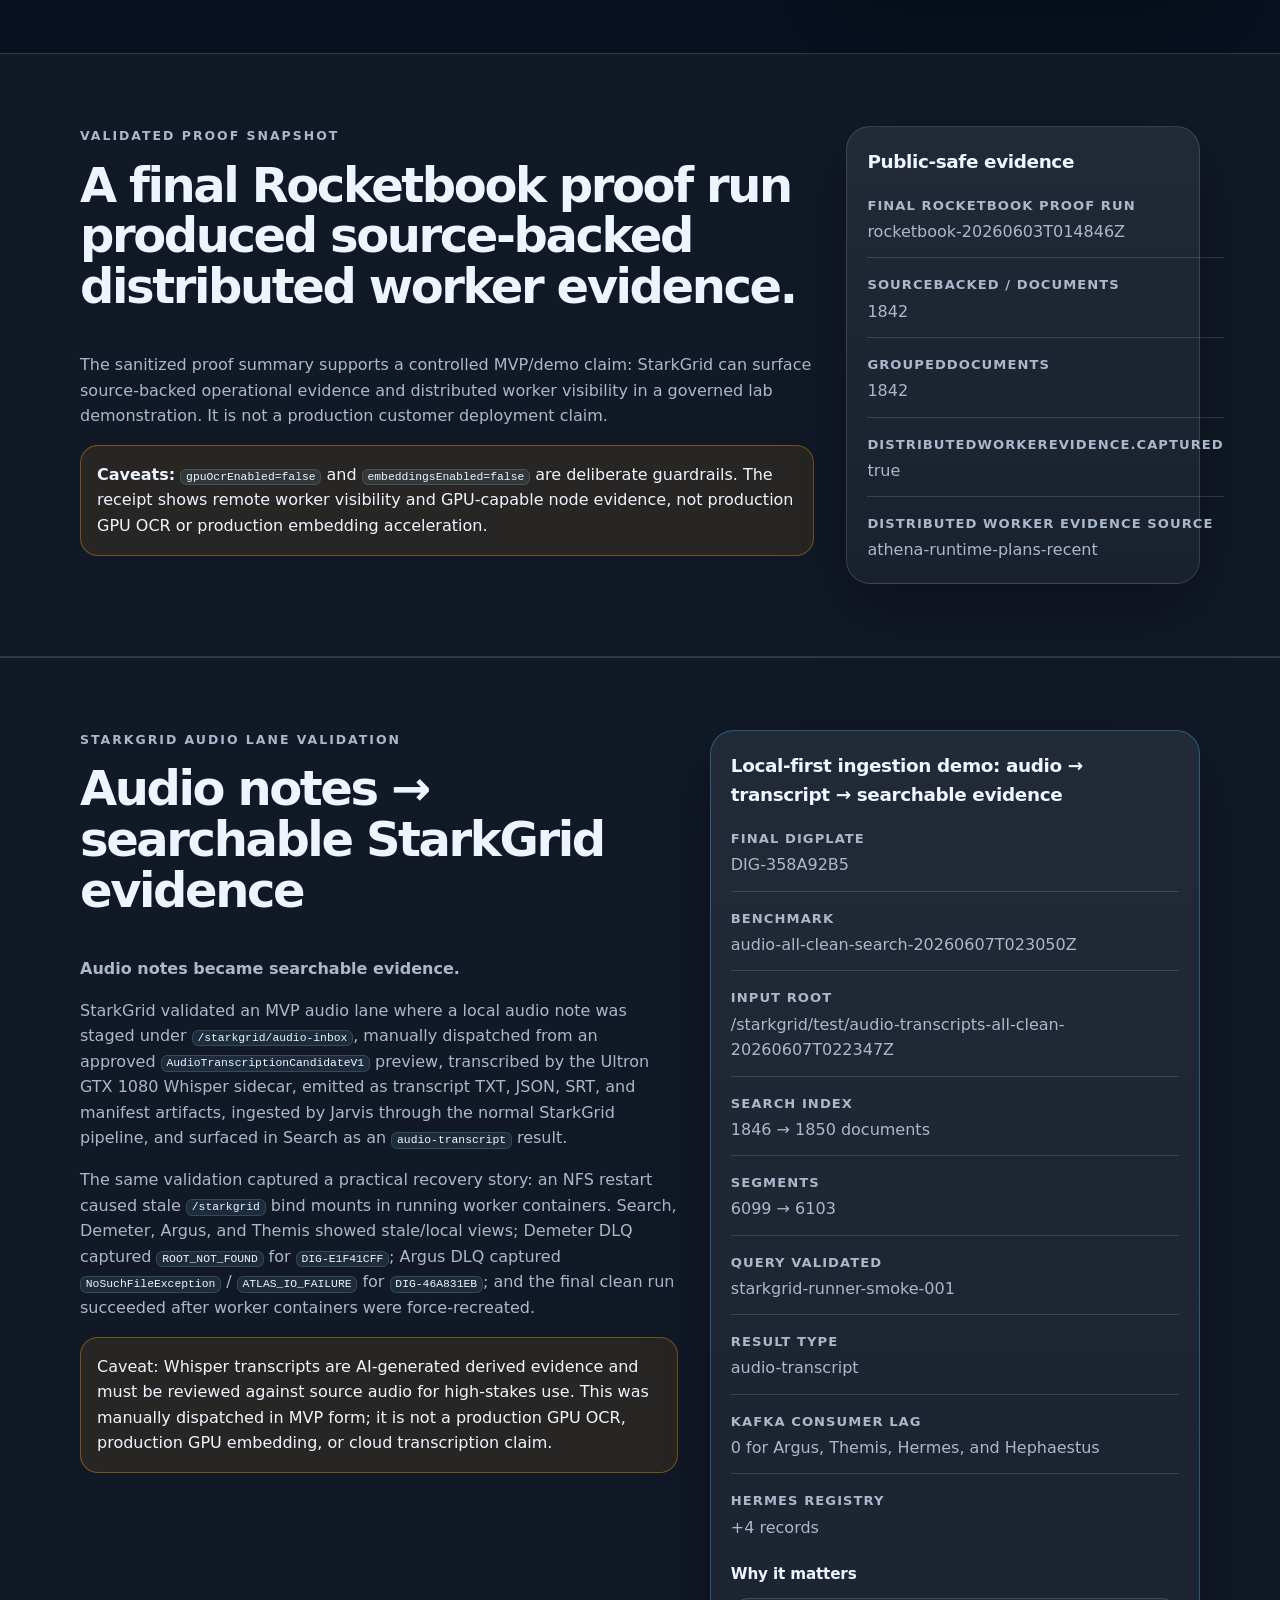
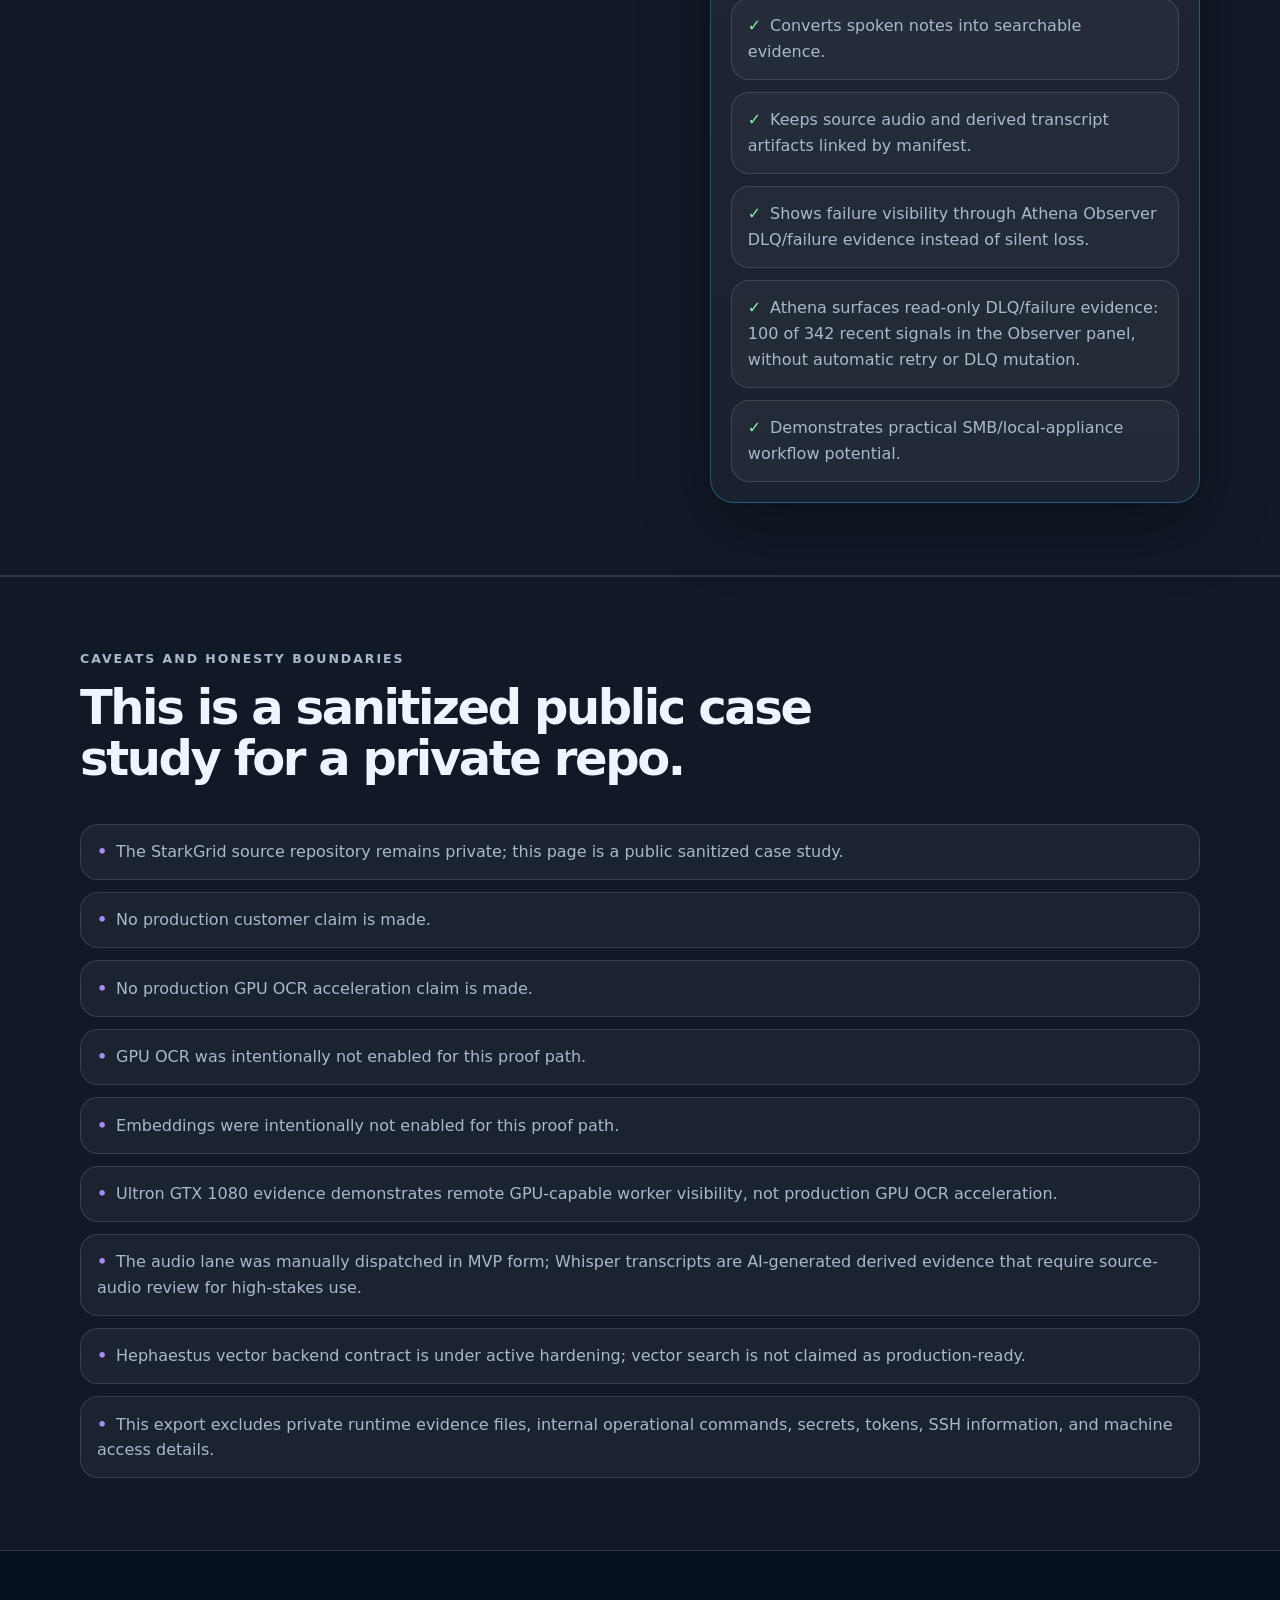
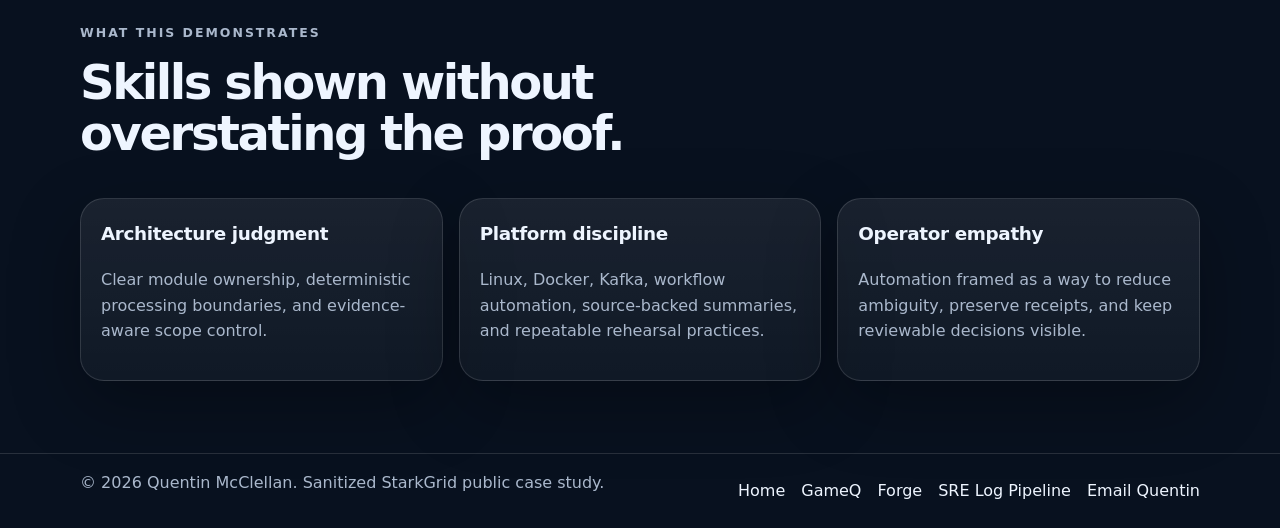
<file: starkgrid.html>
<!doctype html>
<html lang="en">
  <head>
    <meta charset="utf-8" />
    <meta name="viewport" content="width=device-width, initial-scale=1" />
    <title>StarkGrid Case Study | Quentin McClellan</title>
    <meta
      name="description"
      content="Sanitized public StarkGrid case study for Quentin McClellan's portfolio."
    />
    <link rel="stylesheet" href="styles.css" />
  </head>
  <body>
    <header class="site-header">
      <div class="container nav-shell">
        <a class="brand" href="index.html" aria-label="Quentin McClellan portfolio home">Quentin McClellan</a>
        <nav class="site-nav" aria-label="Primary navigation">
          <a href="index.html">Home</a>
          <a aria-current="page" href="starkgrid.html">StarkGrid</a>
          <a href="gameq.html">GameQ</a>
          <a href="forge.html">Forge</a>
          <a href="sre-log-pipeline.html">SRE Log Pipeline</a>
          <a href="mailto:contact@quentinmcclellan.com">Email</a>
          <a href="https://www.linkedin.com/in/quentinmmcclellan/" target="_blank" rel="noopener noreferrer">LinkedIn</a>
        </nav>
      </div>
    </header>

    <main>
      <section class="hero container">
        <p class="eyebrow">Sanitized public case study</p>
        <h1>StarkGrid: governed ingestion and operational evidence for artifact-heavy work.</h1>
        <p class="lead">
          StarkGrid is a private modular MVP/demonstration platform built by Quentin McClellan. It explores deterministic processing of
          digital and physical artifacts through clear module responsibilities, source-backed evidence, policy-gated orchestration, and
          read-only review surfaces.
        </p>
        <div class="cta-row" aria-label="Case study actions">
          <a class="button primary" href="#proof">Review proof snapshot</a>
          <a class="button" href="#audio-validation">Review audio lane</a>
          <a class="button" href="#caveats">Read caveats</a>
        </div>
      </section>

      <section class="section container">
        <div class="section-heading">
          <p class="eyebrow">Problem</p>
          <h2>Operational evidence is often scattered before automation even begins.</h2>
        </div>
        <p>
          Files, scans, spreadsheets, workflow markers, and infrastructure observations can become difficult to trust when they are handled
          as one-off tasks. StarkGrid was built as a portfolio-safe proof artifact for a different approach: preserve identity, separate
          responsibilities, collect receipts, and make the current proof boundary explicit.
        </p>
      </section>

      <section class="section alt-section">
        <div class="container">
          <div class="section-heading">
            <p class="eyebrow">Architecture</p>
            <h2>Module boundaries are the product discipline.</h2>
          </div>
          <p>
            StarkGrid is built as a multi-module Java/Maven pipeline running on Kafka. Each module owns a clear responsibility.
            Active modules in the current working system:
          </p>
          <div class="module-grid" aria-label="StarkGrid module summary">
            <article><strong>Janus</strong><span>Ingestion gateway and artifact intake. Accepts files, validates identity, and emits work units downstream.</span></article>
            <article><strong>Demeter</strong><span>Watchers, segmentation, and deterministic work unit routing. Handles DLQ routing for ROOT_NOT_FOUND errors.</span></article>
            <article><strong>Argus</strong><span>OCR, text extraction, and structural extraction. Emits manifest transitions. Async manifest transition writer validated.</span></article>
            <article><strong>Themis</strong><span>Policy enforcement and routing decisions. Consumes from Argus and routes enrichment downstream.</span></article>
            <article><strong>Hermes</strong><span>Metadata enrichment, tagging, and classification. Registry records +4 per audio lane run.</span></article>
            <article><strong>Hephaestus</strong><span>Transformation, vectorization pathway, and feature extraction. Vector backend contract under active hardening.</span></article>
            <article><strong>Mnemosyne</strong><span>Registry, memory, and knowledge relationships. Stores enriched artifact records for search and review.</span></article>
            <article><strong>Hecate</strong><span>Workflow orchestration and policy-gated actions. n8n integration runs in manual test-mode with webhook arming.</span></article>
            <article><strong>Atlas</strong><span>Storage and artifact persistence. NFS-backed artifact store; bind-mount failure visibility validated.</span></article>
            <article><strong>Athena</strong><span>React analytics dashboard. Read-only evidence review: search, pipeline runs, benchmarks, and DLQ visibility.</span></article>
            <article><strong>athena-observer</strong><span>FastAPI evidence backend. Serves metrics/log-derived signals to Athena; 100 of 342 recent signals surfaced.</span></article>
            <article><strong>Iris / Ares / Moirai</strong><span>Connectors, distributed compute pathway, and artifact lineage management. Scoped for future pipeline expansion.</span></article>
          </div>
        </div>
      </section>

      <section class="section container">
        <div class="section-heading">
          <p class="eyebrow">Multi-node execution</p>
          <h2>Two-node lab with remote GPU-capable worker evidence.</h2>
        </div>
        <div class="split">
          <div>
            <p>
              StarkGrid runs distributed across two lab nodes. Jarvis is the primary control-plane: Kafka/Redpanda, all Spring Boot modules,
              Athena, and athena-observer. Ultron is a GTX 1080 GPU-capable remote worker: Whisper audio transcription sidecar, OCR
              acceleration pathway (not enabled for current demos), and embedding pathway (not enabled).
            </p>
            <p>
              Remote worker evidence is captured through athena-observer: the distributed worker status snapshot shows Ultron's GPU presence,
              worker identity, and evidence kind without exposing private machine details.
            </p>
          </div>
          <aside class="proof-card" aria-label="Multi-node evidence">
            <h3>Distributed worker evidence</h3>
            <dl class="metrics-list">
              <div><dt>workerNode</dt><dd>ultron</dd></div>
              <div><dt>workerGpuDetected</dt><dd>true</dd></div>
              <div><dt>workerGpuName</dt><dd>NVIDIA GeForce GTX 1080</dd></div>
              <div><dt>evidenceKind</dt><dd>remote-node-status-snapshot</dd></div>
              <div><dt>source</dt><dd>athena-runtime-plans-recent</dd></div>
            </dl>
          </aside>
        </div>
      </section>

      <section id="proof" class="section alt-section">
        <div class="container split">
          <div>
            <p class="eyebrow">Validated proof snapshot</p>
            <h2>A final Rocketbook proof run produced source-backed distributed worker evidence.</h2>
            <p>
              The sanitized proof summary supports a controlled MVP/demo claim: StarkGrid can surface source-backed operational evidence and
              distributed worker visibility in a governed lab demonstration. It is not a production customer deployment claim.
            </p>
            <p class="caveat-note">
              <strong>Caveats:</strong> <code>gpuOcrEnabled=false</code> and <code>embeddingsEnabled=false</code> are deliberate guardrails.
              The receipt shows remote worker visibility and GPU-capable node evidence, not production GPU OCR or production embedding acceleration.
            </p>
          </div>
          <aside class="proof-card">
            <h3>Public-safe evidence</h3>
            <dl class="metrics-list">
              <div><dt>Final Rocketbook proof run</dt><dd>rocketbook-20260603T014846Z</dd></div>
              <div><dt>sourceBacked / documents</dt><dd>1842</dd></div>
              <div><dt>groupedDocuments</dt><dd>1842</dd></div>
              <div><dt>distributedWorkerEvidence.captured</dt><dd>true</dd></div>
              <div><dt>Distributed worker evidence source</dt><dd>athena-runtime-plans-recent</dd></div>
            </dl>
          </aside>
        </div>
      </section>

      <section id="audio-validation" class="section alt-section">
        <div class="container split audio-validation-split">
          <div>
            <p class="eyebrow">StarkGrid Audio Lane Validation</p>
            <h2>Audio notes → searchable StarkGrid evidence</h2>
            <p><strong>Audio notes became searchable evidence.</strong></p>
            <p>
              StarkGrid validated an MVP audio lane where a local audio note was staged under <code>/starkgrid/audio-inbox</code>, manually
              dispatched from an approved <code>AudioTranscriptionCandidateV1</code> preview, transcribed by the Ultron GTX 1080 Whisper sidecar,
              emitted as transcript TXT, JSON, SRT, and manifest artifacts, ingested by Jarvis through the normal StarkGrid pipeline, and
              surfaced in Search as an <code>audio-transcript</code> result.
            </p>
            <p>
              The same validation captured a practical recovery story: an NFS restart caused stale <code>/starkgrid</code> bind mounts in running
              worker containers. Search, Demeter, Argus, and Themis showed stale/local views; Demeter DLQ captured <code>ROOT_NOT_FOUND</code>
              for <code>DIG-E1F41CFF</code>; Argus DLQ captured <code>NoSuchFileException</code> / <code>ATLAS_IO_FAILURE</code> for
              <code>DIG-46A831EB</code>; and the final clean run succeeded after worker containers were force-recreated.
            </p>
            <p class="caveat-note">
              Caveat: Whisper transcripts are AI-generated derived evidence and must be reviewed against source audio for high-stakes use.
              This was manually dispatched in MVP form; it is not a production GPU OCR, production GPU embedding, or cloud transcription claim.
            </p>
          </div>
          <aside class="proof-card audio-proof-card">
            <h3>Local-first ingestion demo: audio → transcript → searchable evidence</h3>
            <dl class="metrics-list">
              <div><dt>Final DigPlate</dt><dd>DIG-358A92B5</dd></div>
              <div><dt>Benchmark</dt><dd>audio-all-clean-search-20260607T023050Z</dd></div>
              <div><dt>Input root</dt><dd>/starkgrid/test/audio-transcripts-all-clean-20260607T022347Z</dd></div>
              <div><dt>Search index</dt><dd>1846 → 1850 documents</dd></div>
              <div><dt>Segments</dt><dd>6099 → 6103</dd></div>
              <div><dt>Query validated</dt><dd>starkgrid-runner-smoke-001</dd></div>
              <div><dt>Result type</dt><dd>audio-transcript</dd></div>
              <div><dt>Kafka consumer lag</dt><dd>0 for Argus, Themis, Hermes, and Hephaestus</dd></div>
              <div><dt>Hermes registry</dt><dd>+4 records</dd></div>
            </dl>
            <h4>Why it matters</h4>
            <ul class="check-list">
              <li>Converts spoken notes into searchable evidence.</li>
              <li>Keeps source audio and derived transcript artifacts linked by manifest.</li>
              <li>Shows failure visibility through Athena Observer DLQ/failure evidence instead of silent loss.</li>
              <li>Athena surfaces read-only DLQ/failure evidence: 100 of 342 recent signals in the Observer panel, without automatic retry or DLQ mutation.</li>
              <li>Demonstrates practical SMB/local-appliance workflow potential.</li>
            </ul>
          </aside>
        </div>
      </section>

      <section id="caveats" class="section alt-section">
        <div class="container">
          <div class="section-heading">
            <p class="eyebrow">Caveats and honesty boundaries</p>
            <h2>This is a sanitized public case study for a private repo.</h2>
          </div>
          <ul class="check-list caveat-list">
            <li>The StarkGrid source repository remains private; this page is a public sanitized case study.</li>
            <li>No production customer claim is made.</li>
            <li>No production GPU OCR acceleration claim is made.</li>
            <li>GPU OCR was intentionally not enabled for this proof path.</li>
            <li>Embeddings were intentionally not enabled for this proof path.</li>
            <li>Ultron GTX 1080 evidence demonstrates remote GPU-capable worker visibility, not production GPU OCR acceleration.</li>
            <li>The audio lane was manually dispatched in MVP form; Whisper transcripts are AI-generated derived evidence that require source-audio review for high-stakes use.</li>
            <li>Hephaestus vector backend contract is under active hardening; vector search is not claimed as production-ready.</li>
            <li>This export excludes private runtime evidence files, internal operational commands, secrets, tokens, SSH information, and machine access details.</li>
          </ul>
        </div>
      </section>

      <section class="section container">
        <div class="section-heading">
          <p class="eyebrow">What this demonstrates</p>
          <h2>Skills shown without overstating the proof.</h2>
        </div>
        <div class="card-grid">
          <article class="card"><h3>Architecture judgment</h3><p>Clear module ownership, deterministic processing boundaries, and evidence-aware scope control.</p></article>
          <article class="card"><h3>Platform discipline</h3><p>Linux, Docker, Kafka, workflow automation, source-backed summaries, and repeatable rehearsal practices.</p></article>
          <article class="card"><h3>Operator empathy</h3><p>Automation framed as a way to reduce ambiguity, preserve receipts, and keep reviewable decisions visible.</p></article>
        </div>
      </section>
    </main>

    <footer class="site-footer">
      <div class="container footer-grid">
        <p>&copy; 2026 Quentin McClellan. Sanitized StarkGrid public case study.</p>
        <nav aria-label="Footer navigation">
          <a href="index.html">Home</a>
          <a href="gameq.html">GameQ</a>
          <a href="forge.html">Forge</a>
          <a href="sre-log-pipeline.html">SRE Log Pipeline</a>
          <a href="mailto:contact@quentinmcclellan.com">Email Quentin</a>
        </nav>
      </div>
    </footer>
  </body>
</html>
</file>
<file: styles.css>
:root {
  color-scheme: dark;
  --bg: #08111f;
  --panel: #111c2e;
  --panel-2: #0d1727;
  --text: #eef5ff;
  --muted: #aab8cc;
  --line: rgba(255, 255, 255, 0.13);
  --accent: #7dd3fc;
  --accent-2: #a78bfa;
  --good: #86efac;
  --shadow: 0 24px 70px rgba(0, 0, 0, 0.3);
}

* {
  box-sizing: border-box;
}

html {
  scroll-behavior: smooth;
}

body {
  margin: 0;
  overflow-x: hidden;
  background:
    radial-gradient(circle at top left, rgba(125, 211, 252, 0.16), transparent 32rem),
    radial-gradient(circle at top right, rgba(167, 139, 250, 0.14), transparent 30rem),
    var(--bg);
  color: var(--text);
  font-family:
    Inter, ui-sans-serif, system-ui, -apple-system, BlinkMacSystemFont, "Segoe UI", sans-serif;
  line-height: 1.6;
}

a {
  color: inherit;
}

.container {
  width: min(1120px, calc(100% - 40px));
  margin: 0 auto;
}

.site-header {
  position: sticky;
  top: 0;
  z-index: 10;
  border-bottom: 1px solid var(--line);
  background: rgba(8, 17, 31, 0.82);
  backdrop-filter: blur(18px);
}

.nav-shell,
.footer-grid {
  display: flex;
  align-items: center;
  justify-content: space-between;
  gap: 1rem;
  padding: 1rem 0;
}

.brand {
  font-weight: 800;
  letter-spacing: -0.03em;
  text-decoration: none;
  white-space: nowrap;
}

.site-nav {
  display: flex;
  flex-wrap: wrap;
  gap: 0.5rem;
  justify-content: flex-end;
}

.site-nav a {
  border: 1px solid transparent;
  border-radius: 999px;
  color: var(--muted);
  font-size: 0.88rem;
  padding: 0.4rem 0.7rem;
  text-decoration: none;
  white-space: nowrap;
}

.site-nav a:hover,
.site-nav a[aria-current="page"] {
  border-color: var(--line);
  color: var(--text);
  background: rgba(255, 255, 255, 0.06);
}

.hero {
  padding: 6.5rem 0 5rem;
}

.eyebrow {
  color: var(--accent);
  font-size: 0.78rem;
  font-weight: 800;
  letter-spacing: 0.16em;
  margin: 0 0 0.85rem;
  text-transform: uppercase;
}

h1,
h2,
h3,
p {
  margin-top: 0;
}

h1 {
  font-size: clamp(2.5rem, 7vw, 5.25rem);
  line-height: 0.95;
  letter-spacing: -0.08em;
  max-width: 980px;
}

h2 {
  font-size: clamp(1.9rem, 4vw, 3rem);
  line-height: 1.06;
  letter-spacing: -0.05em;
}

h3 {
  font-size: 1.15rem;
  letter-spacing: -0.02em;
}

h4 {
  font-size: 0.95rem;
  font-weight: 700;
  letter-spacing: -0.01em;
  margin: 0 0 0.5rem;
  color: var(--text);
}

.lead {
  color: var(--muted);
  font-size: clamp(1.12rem, 2vw, 1.35rem);
  max-width: 850px;
}

code {
  border: 1px solid var(--line);
  border-radius: 0.4rem;
  background: rgba(125, 211, 252, 0.1);
  color: var(--text);
  font-size: 0.875em;
  overflow-wrap: anywhere;
  padding: 0.08rem 0.3rem;
}

.cta-row {
  display: flex;
  flex-wrap: wrap;
  gap: 0.85rem;
  margin-top: 2rem;
}

.button {
  border: 1px solid var(--line);
  border-radius: 999px;
  color: var(--text);
  display: inline-flex;
  font-weight: 750;
  justify-content: center;
  padding: 0.8rem 1.05rem;
  text-decoration: none;
  transition: border-color 0.15s, background 0.15s;
}

.button:hover {
  border-color: rgba(125, 211, 252, 0.45);
  background: rgba(125, 211, 252, 0.08);
}

.button.primary {
  border-color: rgba(125, 211, 252, 0.65);
  background: linear-gradient(135deg, rgba(125, 211, 252, 0.24), rgba(167, 139, 250, 0.24));
}

.button.primary:hover {
  border-color: rgba(125, 211, 252, 0.9);
  background: linear-gradient(135deg, rgba(125, 211, 252, 0.35), rgba(167, 139, 250, 0.35));
}

.section {
  padding: 4.5rem 0;
}

.alt-section {
  border-block: 1px solid var(--line);
  background: rgba(255, 255, 255, 0.035);
}

.compact-section {
  border-top: 1px solid var(--line);
  padding: 3rem 0;
}

.section-heading {
  max-width: 760px;
  margin-bottom: 2rem;
}

.section-heading-full {
  max-width: 100%;
  margin-bottom: 1.25rem;
  margin-top: 2rem;
}

.card-grid,
.module-grid {
  display: grid;
  gap: 1rem;
  grid-template-columns: repeat(3, minmax(0, 1fr));
}

.card,
.module-grid article,
.proof-card {
  border: 1px solid var(--line);
  border-radius: 24px;
  background: linear-gradient(180deg, rgba(255, 255, 255, 0.075), rgba(255, 255, 255, 0.035));
  box-shadow: var(--shadow);
  padding: 1.25rem;
}

.card p,
.module-grid span,
.proof-card dd,
.section p,
.check-list {
  color: var(--muted);
}

.split {
  display: grid;
  align-items: start;
  gap: 2rem;
  grid-template-columns: minmax(0, 1.35fr) minmax(280px, 0.65fr);
}

.metrics-list {
  display: grid;
  gap: 1rem;
  margin: 0;
}

.metrics-list div {
  border-bottom: 1px solid var(--line);
  padding-bottom: 0.8rem;
}

.metrics-list div:last-child {
  border-bottom: 0;
  padding-bottom: 0;
}

.metrics-list dt {
  color: var(--muted);
  font-size: 0.82rem;
  font-weight: 800;
  letter-spacing: 0.08em;
  text-transform: uppercase;
}

.metrics-list dd {
  margin: 0.2rem 0 0;
  overflow-wrap: anywhere;
}

.module-grid article {
  display: grid;
  gap: 0.35rem;
}

.module-grid strong {
  color: var(--good);
}

.check-list {
  display: grid;
  gap: 0.75rem;
  list-style: none;
  margin: 0;
  padding: 0;
}

.check-list li {
  border: 1px solid var(--line);
  border-radius: 18px;
  background: rgba(255, 255, 255, 0.045);
  padding: 0.9rem 1rem;
  overflow-wrap: anywhere;
}

.check-list li::before {
  color: var(--good);
  content: "✓";
  font-weight: 900;
  margin-right: 0.55rem;
}

.caveat-list li::before {
  color: var(--accent-2);
  content: "•";
}

.audio-validation-split {
  grid-template-columns: minmax(0, 1fr) minmax(320px, 0.82fr);
}

.audio-proof-card {
  border-color: rgba(56, 189, 248, 0.35);
}

.audio-proof-card h4 {
  color: var(--text);
  margin: 1.35rem 0 0.75rem;
}

.caveat-note {
  border: 1px solid rgba(245, 158, 11, 0.38);
  border-radius: 18px;
  background: rgba(245, 158, 11, 0.1);
  color: var(--text) !important;
  padding: 1rem;
}

.site-footer {
  border-top: 1px solid var(--line);
  color: var(--muted);
}

.site-footer a {
  color: var(--text);
  text-decoration: none;
}

/* Supporting engineering proof projects */
.proof-project-grid {
  align-items: stretch;
  grid-template-columns: repeat(2, minmax(0, 1fr));
}

.proof-project-card {
  display: flex;
  flex-direction: column;
  gap: 0.75rem;
}

.proof-project-card h4 {
  margin: 0.25rem 0 0;
}

.proof-project-card .check-list {
  margin-top: 0;
}

.proof-project-card .button {
  align-self: flex-start;
  display: inline-flex;
  font-size: 0.9rem;
  margin-top: auto;
  padding: 0.6rem 0.9rem;
}

.role-fit {
  color: var(--muted);
  margin: auto 0 0;
}

.role-fit strong {
  color: var(--text);
}

.footer-grid nav {
  display: flex;
  flex-wrap: wrap;
  gap: 1rem;
}

.footer-grid nav a {
  color: var(--text);
  text-decoration: none;
}

@media (max-width: 860px) {
  .nav-shell,
  .footer-grid {
    align-items: flex-start;
    flex-direction: column;
  }

  .site-nav {
    justify-content: flex-start;
  }

  .split,
  .audio-validation-split {
    align-items: flex-start;
    grid-template-columns: 1fr;
  }

  .card-grid,
  .module-grid,
  .proof-project-grid {
    grid-template-columns: 1fr;
  }

  .hero {
    padding: 4.5rem 0 3.5rem;
  }
}
</file>
